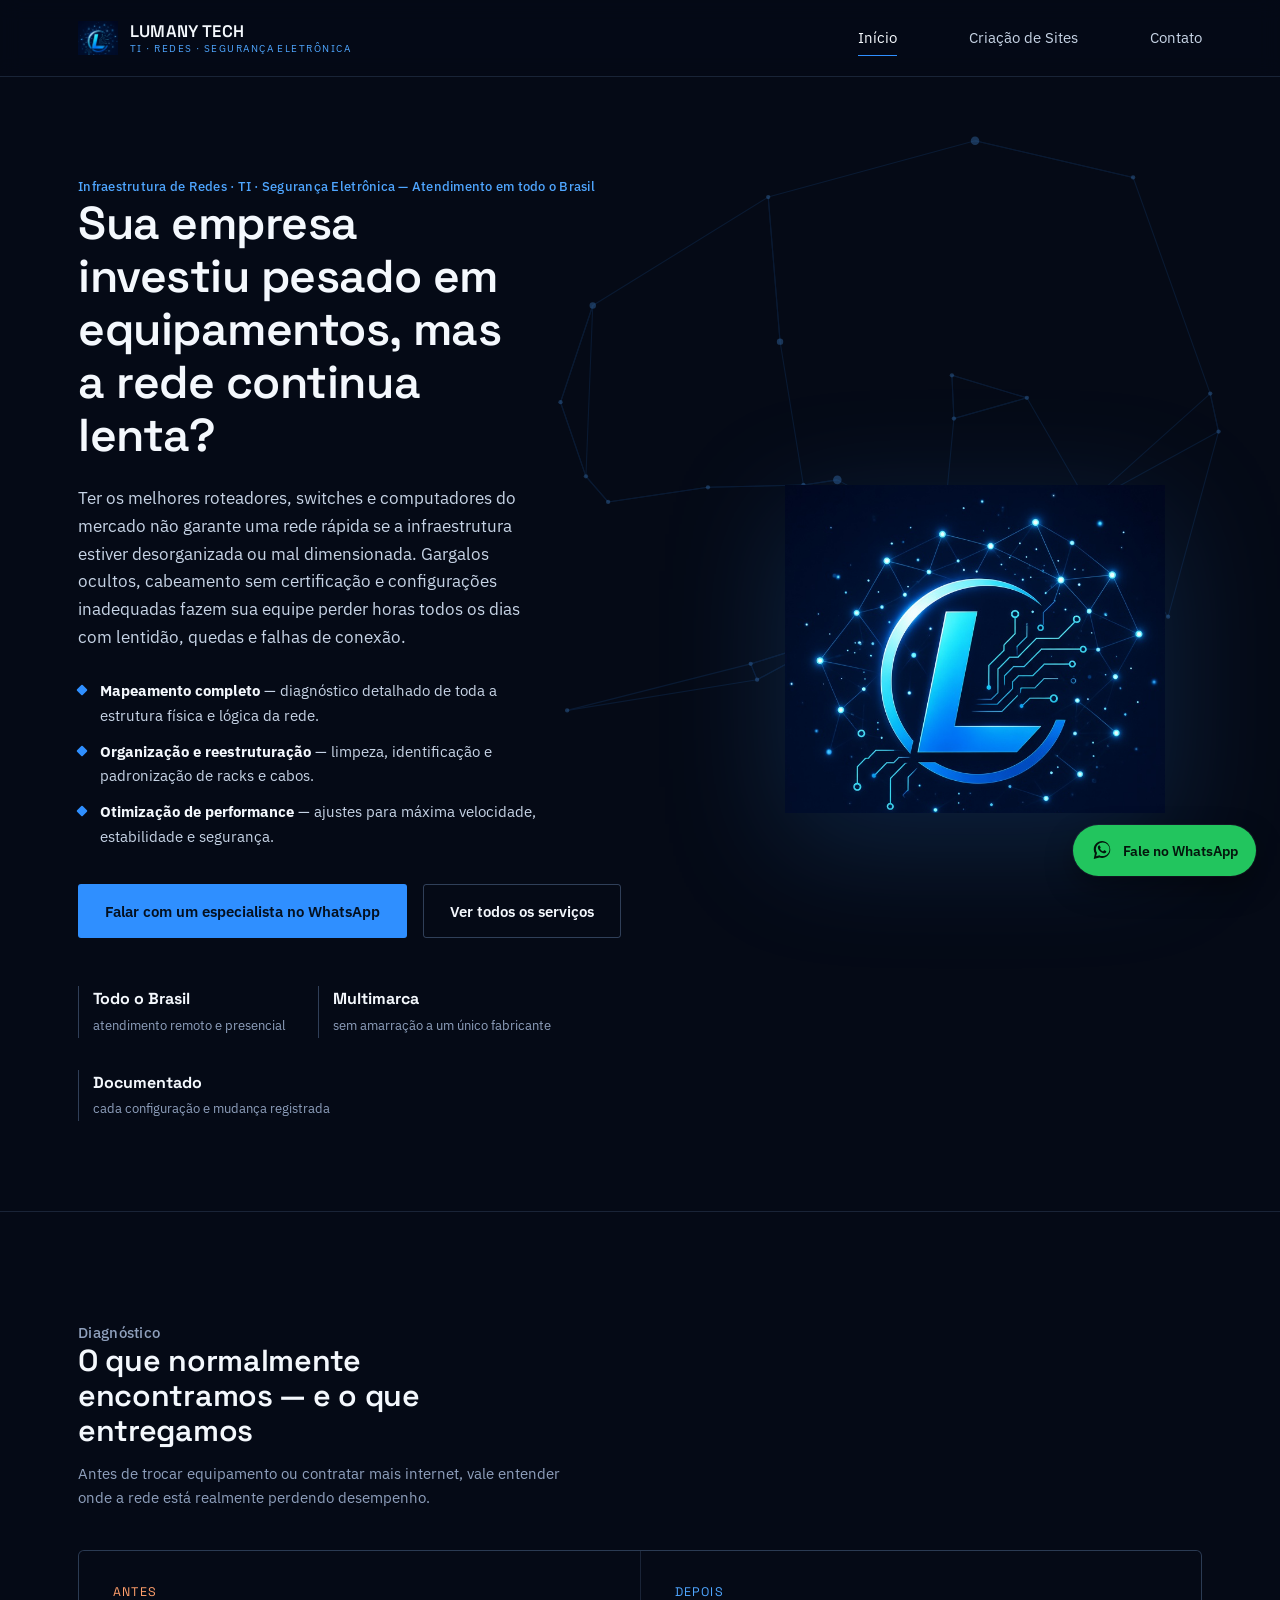
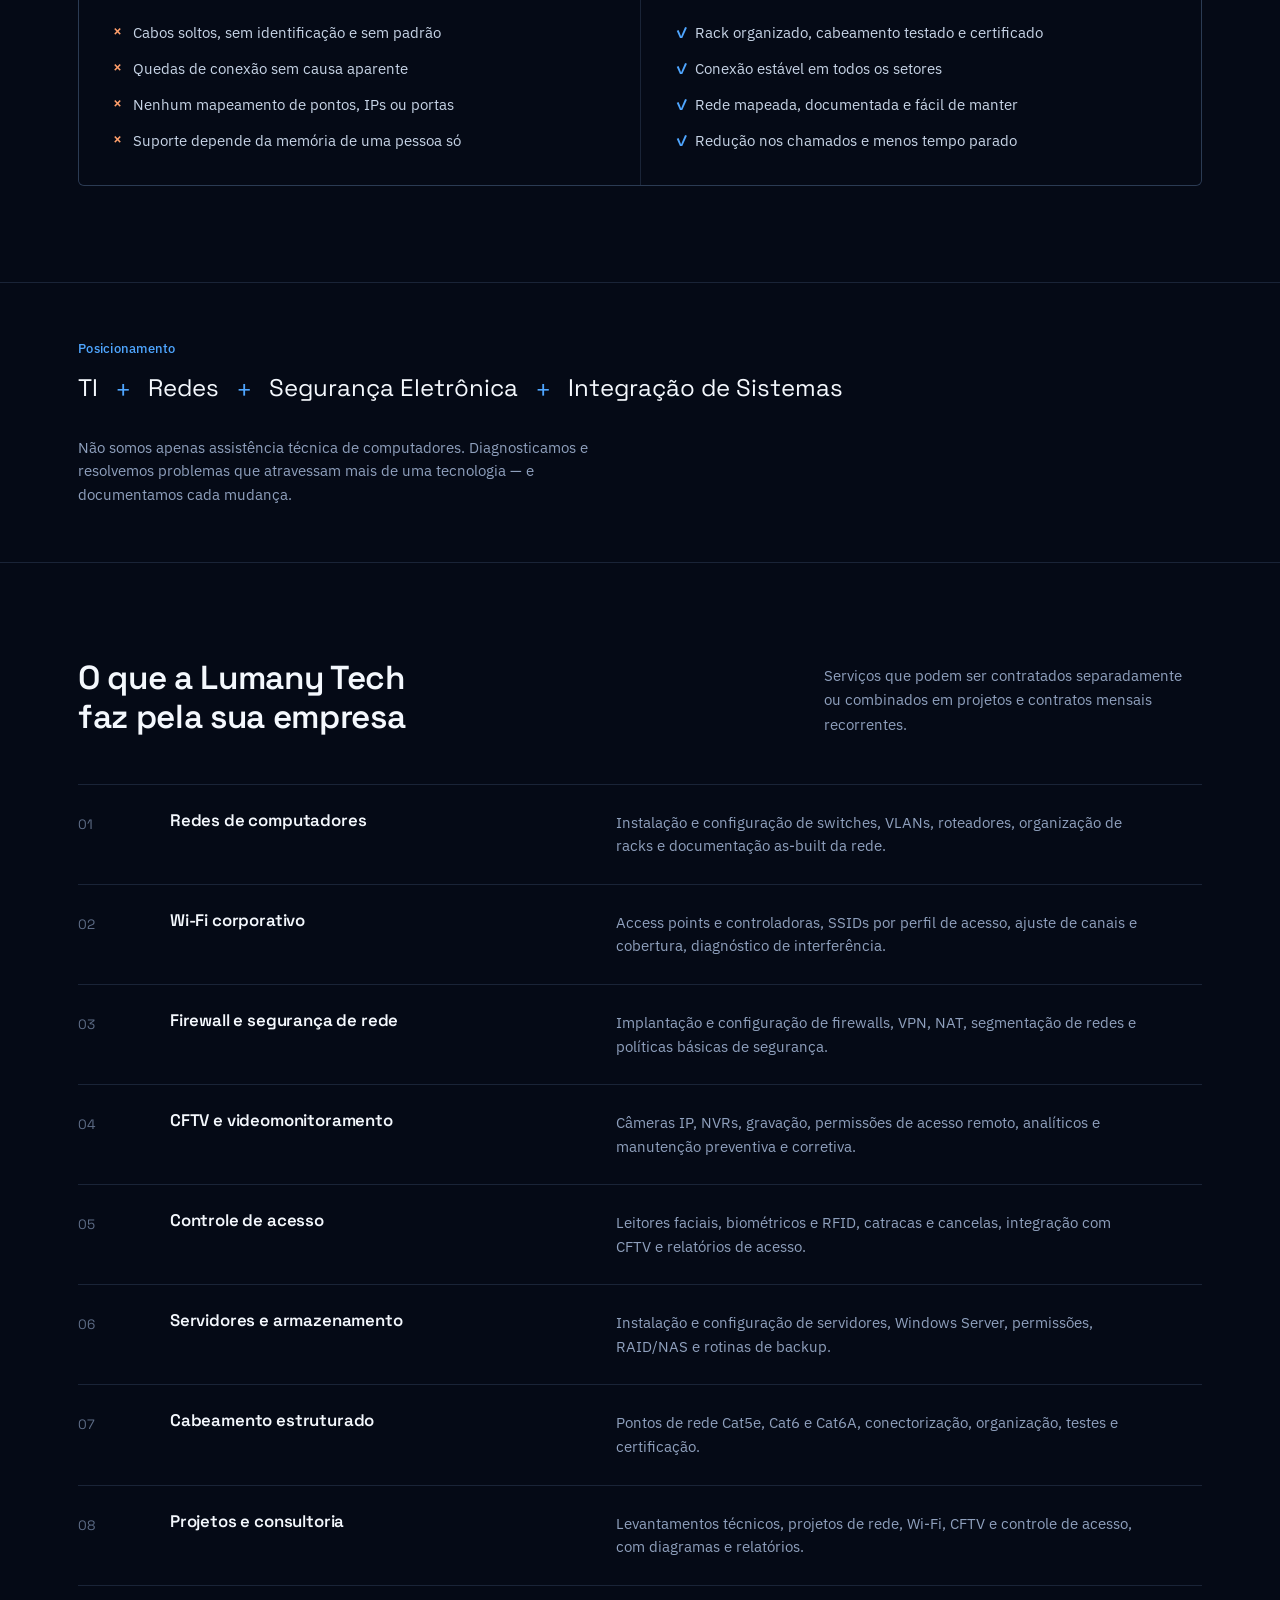
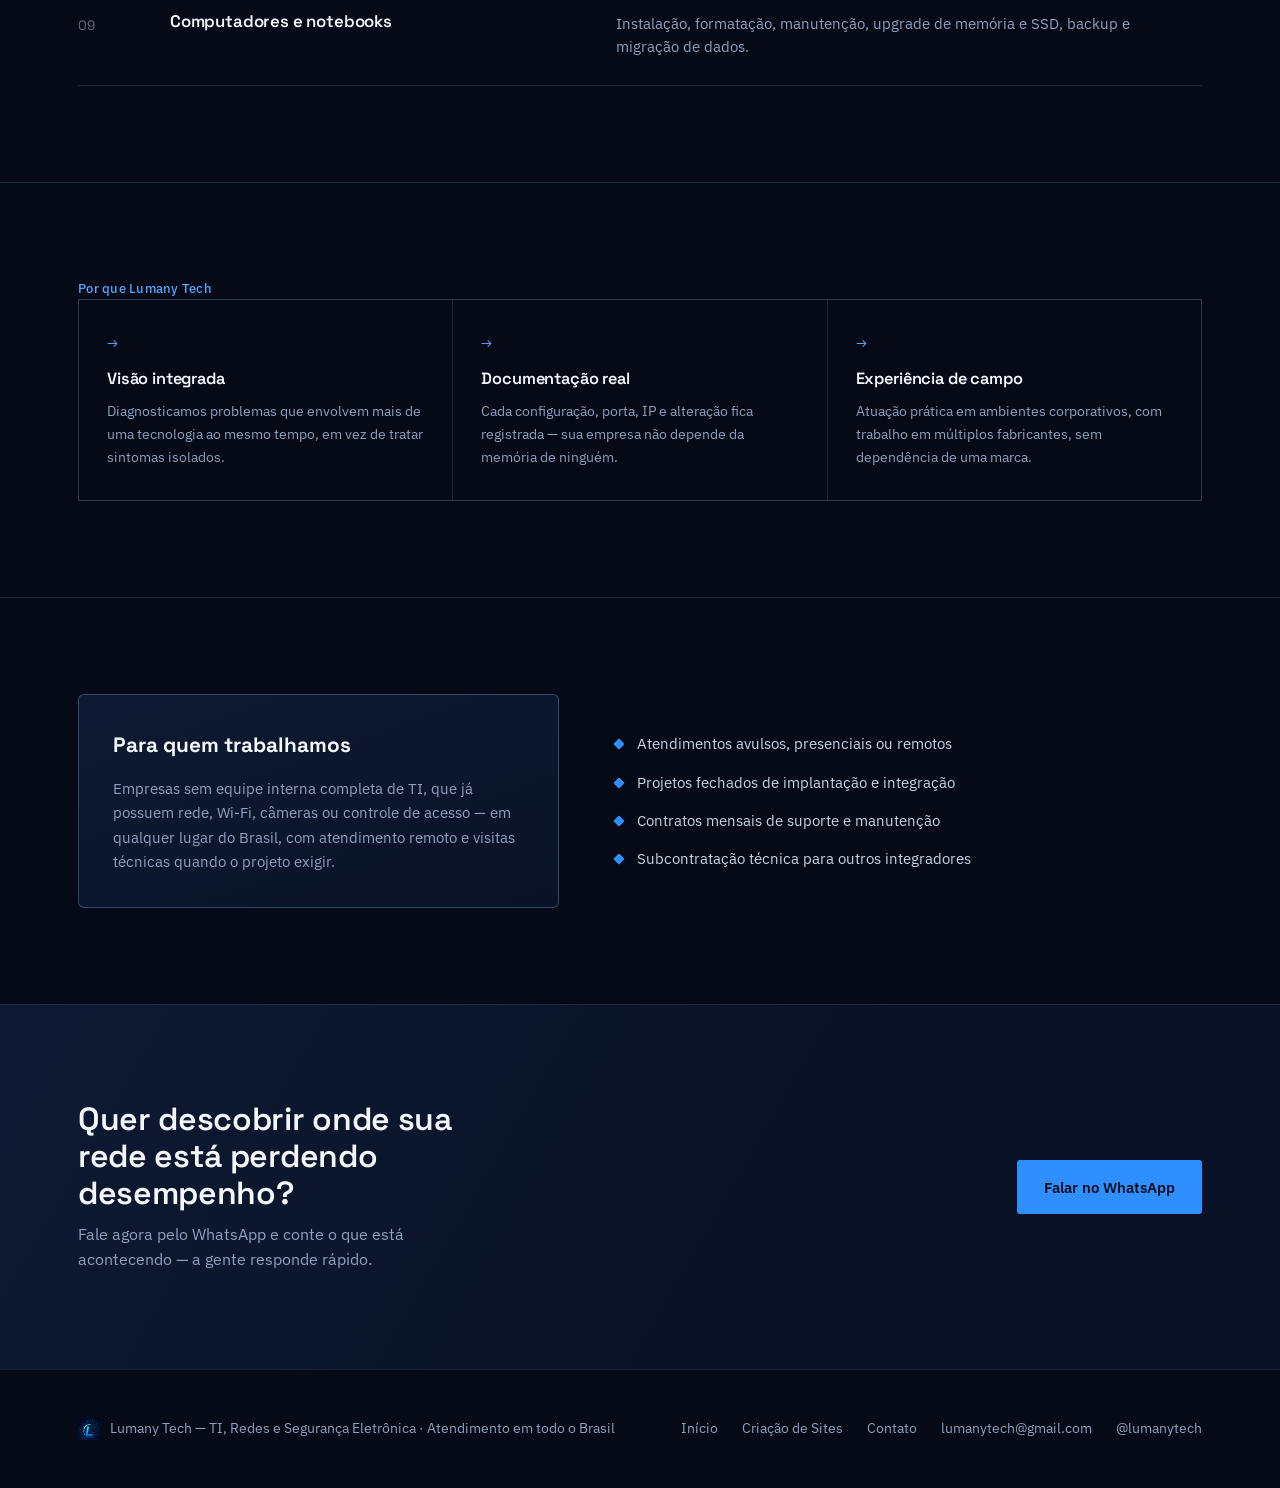
<file: index.html>
<!DOCTYPE html>
<html lang="pt-BR">
<head>
<meta charset="UTF-8">
<meta name="viewport" content="width=device-width, initial-scale=1.0">
<title>Lumany Tech — Infraestrutura de Redes, TI e Segurança Eletrônica</title>
<meta name="description" content="Rede lenta, instável ou mal organizada? A Lumany Tech mapeia, organiza e otimiza a infraestrutura de rede da sua empresa, além de TI, firewall, CFTV, controle de acesso e criação de sites e sistemas, em todo o Brasil.">
<link rel="icon" type="image/png" href="assets/favicon.png">
<link rel="preconnect" href="https://fonts.googleapis.com">
<link rel="preconnect" href="https://fonts.gstatic.com" crossorigin>
<link href="https://fonts.googleapis.com/css2?family=Space+Grotesk:wght@500;600;700&family=IBM+Plex+Sans:wght@400;500;600&display=swap" rel="stylesheet">
<link rel="stylesheet" href="css/style.css">
</head>
<body>

<header class="site-header">
  <div class="wrap">
    <a href="index.html" class="brand">
      <img src="assets/logo-mark.png" alt="Lumany Tech">
      <span class="brand-name">LUMANY TECH<span>TI · REDES · SEGURANÇA ELETRÔNICA</span></span>
    </a>
    <nav class="main-nav">
      <a href="index.html" data-page="index.html">Início</a>
      <a href="sites-sistemas.html" data-page="sites-sistemas.html">Criação de Sites</a>
      <a href="contato.html" data-page="contato.html">Contato</a>
    </nav>
  </div>
</header>

<main>

  <section class="hero">
    <svg class="circuit-bg" viewBox="0 0 1200 700" xmlns="http://www.w3.org/2000/svg" preserveAspectRatio="xMaxYMid slice" aria-hidden="true"><g stroke="#2f8fff" stroke-width="1" opacity="0.22"><line x1="720.2" y1="112.6" x2="731.3" y2="248.1" /><line x1="720.2" y1="112.6" x2="555.7" y2="214.2" /><line x1="549.3" y1="374.4" x2="570.1" y2="398.4" /><line x1="549.3" y1="374.4" x2="525.5" y2="304.9" /><line x1="896.3" y1="628.6" x2="816.6" y2="637.9" /><line x1="896.3" y1="628.6" x2="784.3" y2="524.9" /><line x1="525.5" y1="304.9" x2="549.3" y2="374.4" /><line x1="525.5" y1="304.9" x2="555.7" y2="214.2" /><line x1="663.7" y1="384.7" x2="753.2" y2="382.5" /><line x1="663.7" y1="384.7" x2="570.1" y2="398.4" /><line x1="1062.3" y1="94.2" x2="914.1" y2="59.8" /><line x1="1062.3" y1="94.2" x2="1134.6" y2="296.8" /><line x1="928.8" y1="406.4" x2="883.8" y2="430.9" /><line x1="928.8" y1="406.4" x2="1019.9" y2="399.7" /><line x1="892.4" y1="279.7" x2="894.3" y2="320.2" /><line x1="892.4" y1="279.7" x2="962.7" y2="300.8" /><line x1="531.7" y1="593.8" x2="703.8" y2="550.2" /><line x1="531.7" y1="593.8" x2="709.8" y2="565.0" /><line x1="785.0" y1="377.7" x2="753.2" y2="382.5" /><line x1="785.0" y1="377.7" x2="883.8" y2="430.9" /><line x1="709.8" y1="565.0" x2="703.8" y2="550.2" /><line x1="709.8" y1="565.0" x2="784.3" y2="524.9" /><line x1="570.1" y1="398.4" x2="549.3" y2="374.4" /><line x1="570.1" y1="398.4" x2="663.7" y2="384.7" /><line x1="753.2" y1="382.5" x2="785.0" y2="377.7" /><line x1="753.2" y1="382.5" x2="663.7" y2="384.7" /><line x1="883.8" y1="430.9" x2="928.8" y2="406.4" /><line x1="883.8" y1="430.9" x2="894.3" y2="320.2" /><line x1="962.7" y1="300.8" x2="894.3" y2="320.2" /><line x1="962.7" y1="300.8" x2="892.4" y2="279.7" /><line x1="816.6" y1="637.9" x2="896.3" y2="628.6" /><line x1="816.6" y1="637.9" x2="784.3" y2="524.9" /><line x1="703.8" y1="550.2" x2="709.8" y2="565.0" /><line x1="703.8" y1="550.2" x2="784.3" y2="524.9" /><line x1="555.7" y1="214.2" x2="525.5" y2="304.9" /><line x1="555.7" y1="214.2" x2="549.3" y2="374.4" /><line x1="1095.1" y1="506.0" x2="1019.9" y2="399.7" /><line x1="1095.1" y1="506.0" x2="1142.4" y2="332.4" /><line x1="914.1" y1="59.8" x2="1062.3" y2="94.2" /><line x1="914.1" y1="59.8" x2="720.2" y2="112.6" /><line x1="784.3" y1="524.9" x2="703.8" y2="550.2" /><line x1="784.3" y1="524.9" x2="709.8" y2="565.0" /><line x1="1134.6" y1="296.8" x2="1142.4" y2="332.4" /><line x1="1134.6" y1="296.8" x2="1019.9" y2="399.7" /><line x1="1019.9" y1="399.7" x2="928.8" y2="406.4" /><line x1="1019.9" y1="399.7" x2="962.7" y2="300.8" /><line x1="731.3" y1="248.1" x2="720.2" y2="112.6" /><line x1="731.3" y1="248.1" x2="753.2" y2="382.5" /><line x1="894.3" y1="320.2" x2="892.4" y2="279.7" /><line x1="894.3" y1="320.2" x2="962.7" y2="300.8" /><line x1="1142.4" y1="332.4" x2="1134.6" y2="296.8" /><line x1="1142.4" y1="332.4" x2="1019.9" y2="399.7" /></g><g fill="#4fa6ff"><circle cx="720.2" cy="112.6" r="2" opacity="0.5" /><circle cx="549.3" cy="374.4" r="2" opacity="0.5" /><circle cx="896.3" cy="628.6" r="2" opacity="0.5" /><circle cx="525.5" cy="304.9" r="2" opacity="0.5" /><circle cx="663.7" cy="384.7" r="2" opacity="0.5" /><circle cx="1062.3" cy="94.2" r="2" opacity="0.5" /><circle cx="928.8" cy="406.4" r="2" opacity="0.5" /><circle cx="892.4" cy="279.7" r="2" opacity="0.5" /><circle cx="531.7" cy="593.8" r="2" opacity="0.5" /><circle cx="785.0" cy="377.7" r="4" opacity="0.5" /><circle cx="709.8" cy="565.0" r="2" opacity="0.5" /><circle cx="570.1" cy="398.4" r="2" opacity="0.5" /><circle cx="753.2" cy="382.5" r="2" opacity="0.5" /><circle cx="883.8" cy="430.9" r="3" opacity="0.5" /><circle cx="962.7" cy="300.8" r="2" opacity="0.5" /><circle cx="816.6" cy="637.9" r="2" opacity="0.5" /><circle cx="703.8" cy="550.2" r="2" opacity="0.5" /><circle cx="555.7" cy="214.2" r="3" opacity="0.5" /><circle cx="1095.1" cy="506.0" r="2" opacity="0.5" /><circle cx="914.1" cy="59.8" r="4" opacity="0.5" /><circle cx="784.3" cy="524.9" r="2" opacity="0.5" /><circle cx="1134.6" cy="296.8" r="2" opacity="0.5" /><circle cx="1019.9" cy="399.7" r="2" opacity="0.5" /><circle cx="731.3" cy="248.1" r="3" opacity="0.5" /><circle cx="894.3" cy="320.2" r="2" opacity="0.5" /><circle cx="1142.4" cy="332.4" r="2" opacity="0.5" /></g></svg>

    <div class="wrap">
      <div class="hero-copy">
        <p class="eyebrow">Infraestrutura de Redes · TI · Segurança Eletrônica — Atendimento em todo o Brasil</p>
        <h1>Sua empresa investiu pesado em equipamentos, mas a rede continua lenta?</h1>
        <p class="hero-lede">Ter os melhores roteadores, switches e computadores do mercado não garante uma rede rápida se a infraestrutura estiver desorganizada ou mal dimensionada. Gargalos ocultos, cabeamento sem certificação e configurações inadequadas fazem sua equipe perder horas todos os dias com lentidão, quedas e falhas de conexão.</p>
        <ul class="fix-list">
          <li><strong>Mapeamento completo</strong> — diagnóstico detalhado de toda a estrutura física e lógica da rede.</li>
          <li><strong>Organização e reestruturação</strong> — limpeza, identificação e padronização de racks e cabos.</li>
          <li><strong>Otimização de performance</strong> — ajustes para máxima velocidade, estabilidade e segurança.</li>
        </ul>
        <div class="hero-actions">
          <a class="btn btn-primary" href="https://wa.me/5561996032088" target="_blank" rel="noopener">Falar com um especialista no WhatsApp</a>
          <a class="btn btn-ghost" href="#servicos">Ver todos os serviços</a>
        </div>
        <div class="hero-meta">
          <div>
            <strong>Todo o Brasil</strong>
            <span>atendimento remoto e presencial</span>
          </div>
          <div>
            <strong>Multimarca</strong>
            <span>sem amarração a um único fabricante</span>
          </div>
          <div>
            <strong>Documentado</strong>
            <span>cada configuração e mudança registrada</span>
          </div>
        </div>
      </div>
      <div class="hero-art">
        <img src="assets/logo-mark.png" alt="Símbolo Lumany Tech">
      </div>
    </div>
  </section>

  <section>
    <div class="wrap">
      <div class="impact-head" data-reveal>
        <p class="eyebrow">Diagnóstico</p>
        <h2>O que normalmente encontramos — e o que entregamos</h2>
        <p>Antes de trocar equipamento ou contratar mais internet, vale entender onde a rede está realmente perdendo desempenho.</p>
      </div>
      <div class="impact-grid">
        <div class="impact-card is-before" data-reveal>
          <span class="impact-tag">Antes</span>
          <ul>
            <li>Cabos soltos, sem identificação e sem padrão</li>
            <li>Quedas de conexão sem causa aparente</li>
            <li>Nenhum mapeamento de pontos, IPs ou portas</li>
            <li>Suporte depende da memória de uma pessoa só</li>
          </ul>
        </div>
        <div class="impact-card is-after" data-reveal>
          <span class="impact-tag">Depois</span>
          <ul>
            <li>Rack organizado, cabeamento testado e certificado</li>
            <li>Conexão estável em todos os setores</li>
            <li>Rede mapeada, documentada e fácil de manter</li>
            <li>Redução nos chamados e menos tempo parado</li>
          </ul>
        </div>
      </div>
    </div>
  </section>

  <section class="chain">
    <div class="wrap">
      <p class="eyebrow">Posicionamento</p>
      <div class="chain-row">
        <span class="chain-item">TI</span><span class="chain-plus">+</span>
        <span class="chain-item">Redes</span><span class="chain-plus">+</span>
        <span class="chain-item">Segurança Eletrônica</span><span class="chain-plus">+</span>
        <span class="chain-item">Integração de Sistemas</span>
      </div>
      <p class="chain-caption">Não somos apenas assistência técnica de computadores. Diagnosticamos e resolvemos problemas que atravessam mais de uma tecnologia — e documentamos cada mudança.</p>
    </div>
  </section>

  <section id="servicos">
    <div class="wrap">
      <div class="services-head" data-reveal>
        <h2>O que a Lumany Tech faz pela sua empresa</h2>
        <p>Serviços que podem ser contratados separadamente ou combinados em projetos e contratos mensais recorrentes.</p>
      </div>

      <div class="service-list">
        <div class="service-row" data-reveal>
          <span class="service-num">01</span>
          <h3>Redes de computadores</h3>
          <p>Instalação e configuração de switches, VLANs, roteadores, organização de racks e documentação as-built da rede.</p>
        </div>
        <div class="service-row" data-reveal>
          <span class="service-num">02</span>
          <h3>Wi-Fi corporativo</h3>
          <p>Access points e controladoras, SSIDs por perfil de acesso, ajuste de canais e cobertura, diagnóstico de interferência.</p>
        </div>
        <div class="service-row" data-reveal>
          <span class="service-num">03</span>
          <h3>Firewall e segurança de rede</h3>
          <p>Implantação e configuração de firewalls, VPN, NAT, segmentação de redes e políticas básicas de segurança.</p>
        </div>
        <div class="service-row" data-reveal>
          <span class="service-num">04</span>
          <h3>CFTV e videomonitoramento</h3>
          <p>Câmeras IP, NVRs, gravação, permissões de acesso remoto, analíticos e manutenção preventiva e corretiva.</p>
        </div>
        <div class="service-row" data-reveal>
          <span class="service-num">05</span>
          <h3>Controle de acesso</h3>
          <p>Leitores faciais, biométricos e RFID, catracas e cancelas, integração com CFTV e relatórios de acesso.</p>
        </div>
        <div class="service-row" data-reveal>
          <span class="service-num">06</span>
          <h3>Servidores e armazenamento</h3>
          <p>Instalação e configuração de servidores, Windows Server, permissões, RAID/NAS e rotinas de backup.</p>
        </div>
        <div class="service-row" data-reveal>
          <span class="service-num">07</span>
          <h3>Cabeamento estruturado</h3>
          <p>Pontos de rede Cat5e, Cat6 e Cat6A, conectorização, organização, testes e certificação.</p>
        </div>
        <div class="service-row" data-reveal>
          <span class="service-num">08</span>
          <h3>Projetos e consultoria</h3>
          <p>Levantamentos técnicos, projetos de rede, Wi-Fi, CFTV e controle de acesso, com diagramas e relatórios.</p>
        </div>
        <div class="service-row" data-reveal>
          <span class="service-num">09</span>
          <h3>Computadores e notebooks</h3>
          <p>Instalação, formatação, manutenção, upgrade de memória e SSD, backup e migração de dados.</p>
        </div>
      </div>
    </div>
  </section>

  <section>
    <div class="wrap">
      <p class="eyebrow">Por que Lumany Tech</p>
      <div class="value-grid">
        <div class="value-card" data-reveal>
          <span class="mark">→</span>
          <h3>Visão integrada</h3>
          <p>Diagnosticamos problemas que envolvem mais de uma tecnologia ao mesmo tempo, em vez de tratar sintomas isolados.</p>
        </div>
        <div class="value-card" data-reveal>
          <span class="mark">→</span>
          <h3>Documentação real</h3>
          <p>Cada configuração, porta, IP e alteração fica registrada — sua empresa não depende da memória de ninguém.</p>
        </div>
        <div class="value-card" data-reveal>
          <span class="mark">→</span>
          <h3>Experiência de campo</h3>
          <p>Atuação prática em ambientes corporativos, com trabalho em múltiplos fabricantes, sem dependência de uma marca.</p>
        </div>
      </div>
    </div>
  </section>

  <section>
    <div class="wrap audience">
      <div class="audience-card" data-reveal>
        <strong>Para quem trabalhamos</strong>
        <p>Empresas sem equipe interna completa de TI, que já possuem rede, Wi-Fi, câmeras ou controle de acesso — em qualquer lugar do Brasil, com atendimento remoto e visitas técnicas quando o projeto exigir.</p>
      </div>
      <ul class="audience-list" data-reveal>
        <li>Atendimentos avulsos, presenciais ou remotos</li>
        <li>Projetos fechados de implantação e integração</li>
        <li>Contratos mensais de suporte e manutenção</li>
        <li>Subcontratação técnica para outros integradores</li>
      </ul>
    </div>
  </section>

  <section class="cta-band">
    <div class="wrap">
      <div>
        <h2>Quer descobrir onde sua rede está perdendo desempenho?</h2>
        <p>Fale agora pelo WhatsApp e conte o que está acontecendo — a gente responde rápido.</p>
      </div>
      <a class="btn btn-primary" href="https://wa.me/5561996032088" target="_blank" rel="noopener">Falar no WhatsApp</a>
    </div>
  </section>

</main>

<footer class="site-footer">
  <div class="wrap">
    <div class="foot-brand">
      <img src="assets/logo-mark.png" alt="Lumany Tech">
      <span>Lumany Tech — TI, Redes e Segurança Eletrônica · Atendimento em todo o Brasil</span>
    </div>
    <div class="foot-links">
      <a href="index.html">Início</a>
      <a href="sites-sistemas.html">Criação de Sites</a>
      <a href="contato.html">Contato</a>
      <a href="mailto:lumanytech@gmail.com">lumanytech@gmail.com</a>
      <a href="https://instagram.com/lumanytech" target="_blank" rel="noopener">@lumanytech</a>
    </div>
  </div>
</footer>

<a class="wa-float" href="https://wa.me/5561996032088" target="_blank" rel="noopener" aria-label="Falar no WhatsApp">
  <svg viewBox="0 0 32 32" fill="currentColor" aria-hidden="true"><path d="M16.02 3C9.4 3 4 8.37 4 14.98c0 2.2.59 4.26 1.62 6.04L4 29l8.2-2.15a11.9 11.9 0 0 0 3.82.62h.01C22.65 27.47 28 22.1 28 15.5S22.65 3 16.02 3Zm0 21.85c-1.21 0-2.4-.32-3.44-.94l-.25-.15-4.87 1.28 1.3-4.75-.16-.24a9.8 9.8 0 0 1-1.5-5.17c0-5.44 4.44-9.87 9.92-9.87 2.65 0 5.13 1.04 7 2.9a9.8 9.8 0 0 1 2.9 6.97c0 5.44-4.45 9.97-9.9 9.97Zm5.44-7.4c-.3-.15-1.76-.87-2.03-.97-.27-.1-.47-.15-.67.15-.2.3-.77.97-.94 1.17-.17.2-.35.22-.65.07-.3-.15-1.25-.46-2.38-1.47-.88-.78-1.47-1.75-1.65-2.05-.17-.3-.02-.46.13-.61.13-.13.3-.35.45-.52.15-.17.2-.3.3-.5.1-.2.05-.37-.02-.52-.07-.15-.67-1.6-.92-2.2-.24-.58-.49-.5-.67-.5-.17-.01-.37-.01-.57-.01s-.52.07-.8.37c-.27.3-1.05 1.02-1.05 2.5s1.08 2.9 1.23 3.1c.15.2 2.12 3.23 5.13 4.53.72.31 1.28.5 1.72.64.72.23 1.38.2 1.9.12.58-.09 1.76-.72 2.01-1.41.25-.7.25-1.29.17-1.41-.07-.13-.27-.2-.57-.35Z"/></svg>
  <span class="wa-text">Fale no WhatsApp</span>
</a>

<script src="js/script.js"></script>
</body>
</html>
</file>
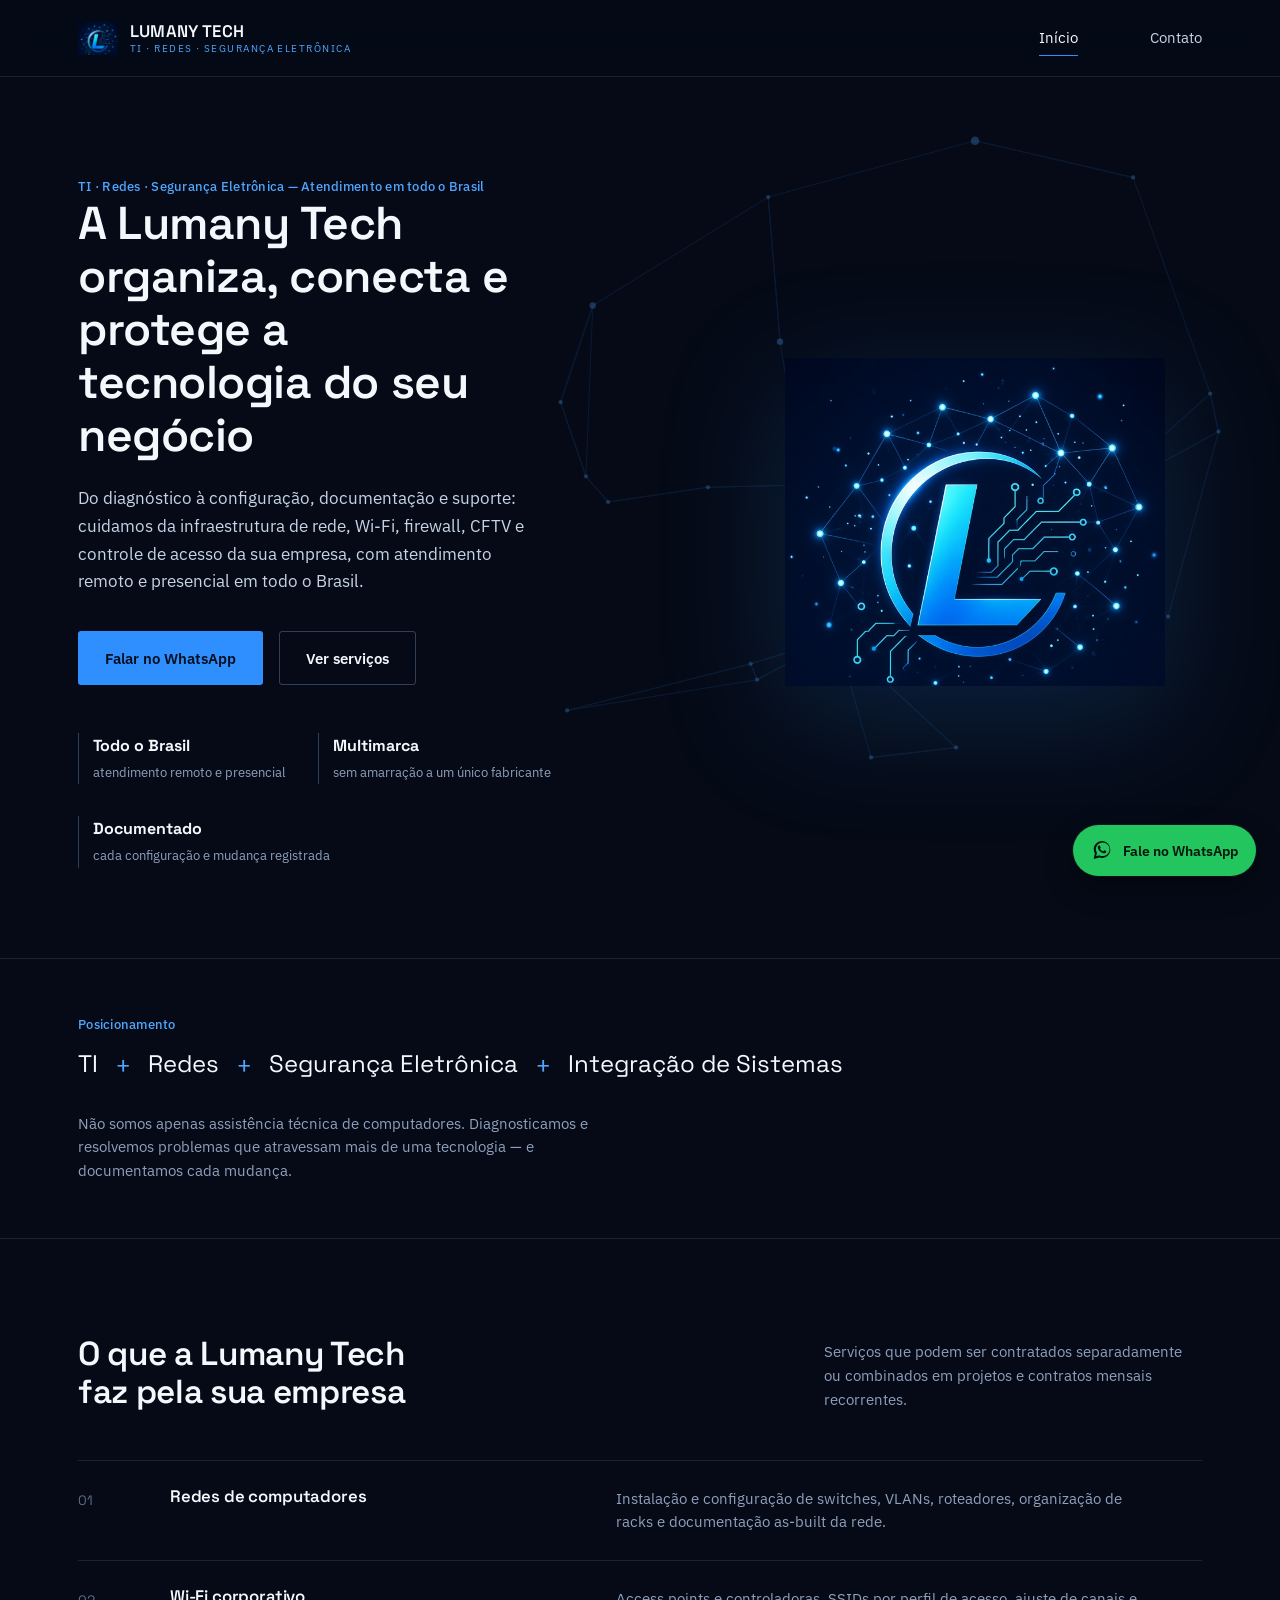
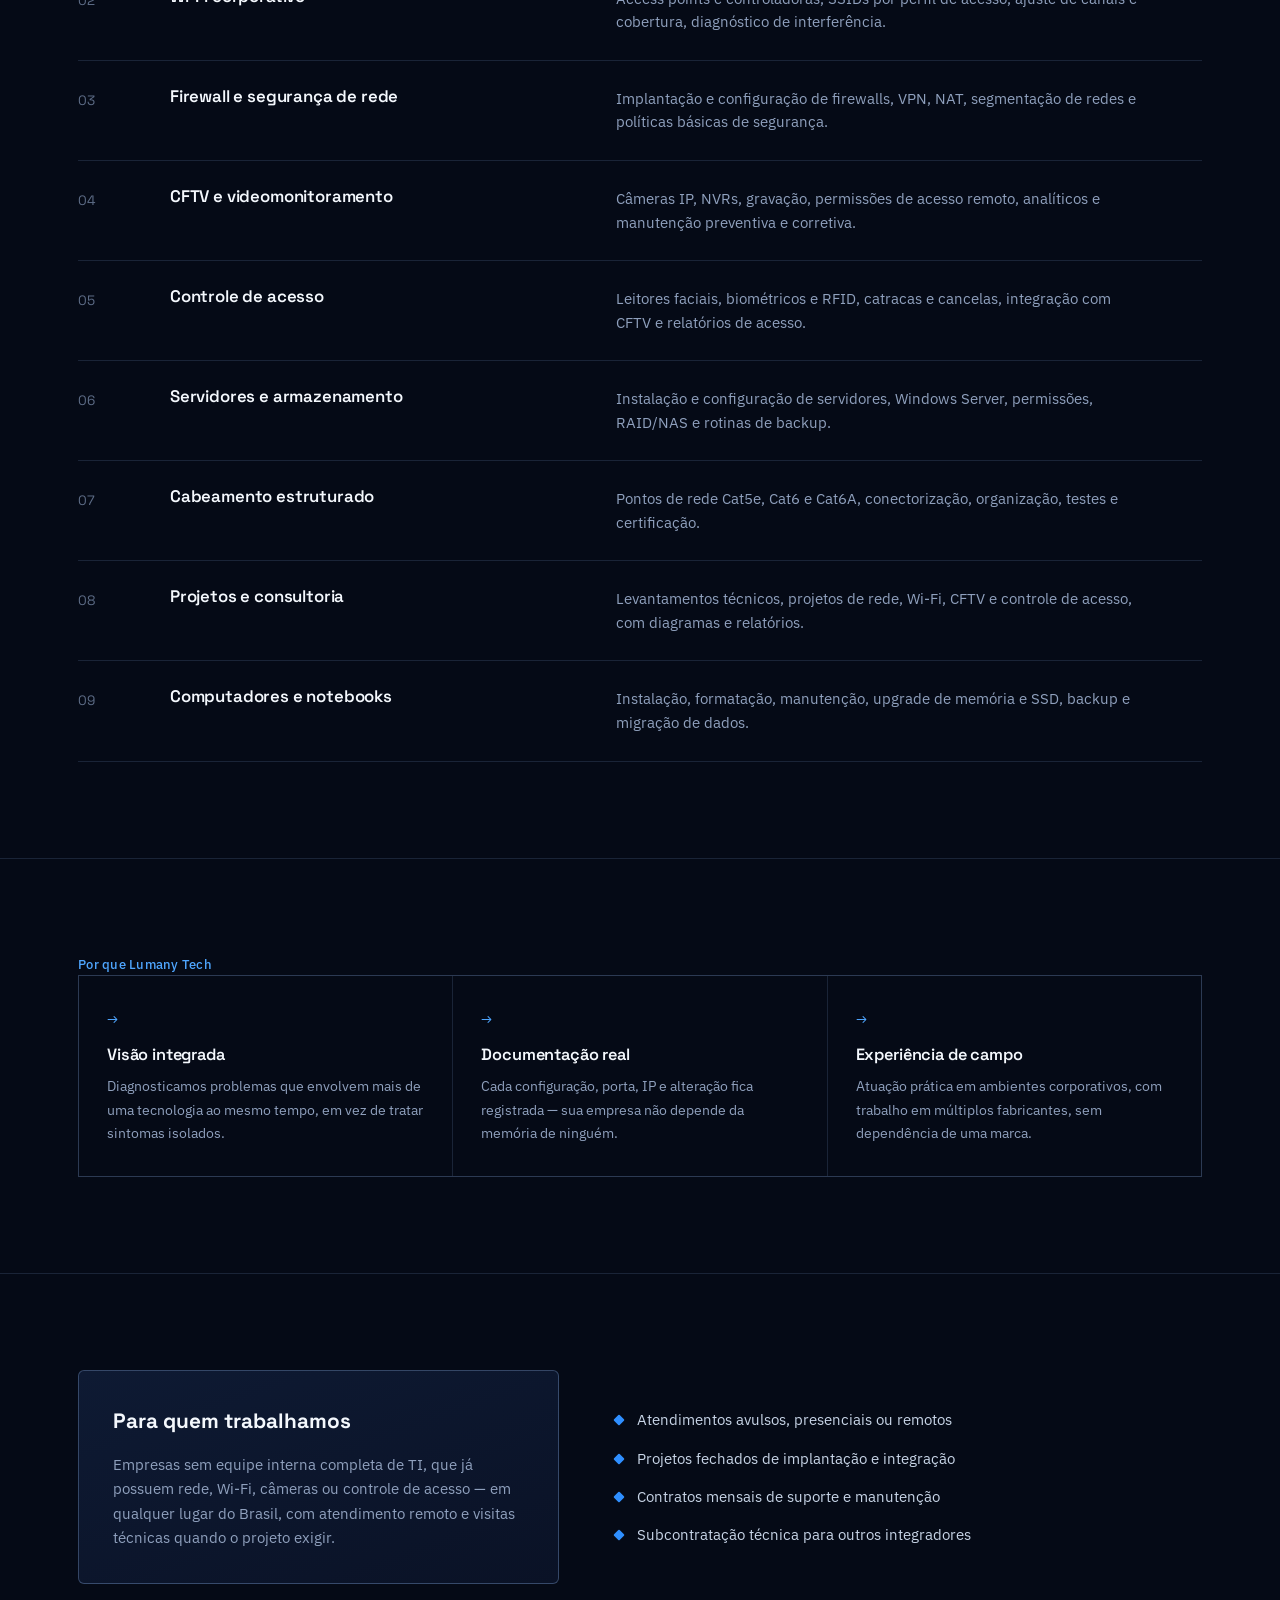
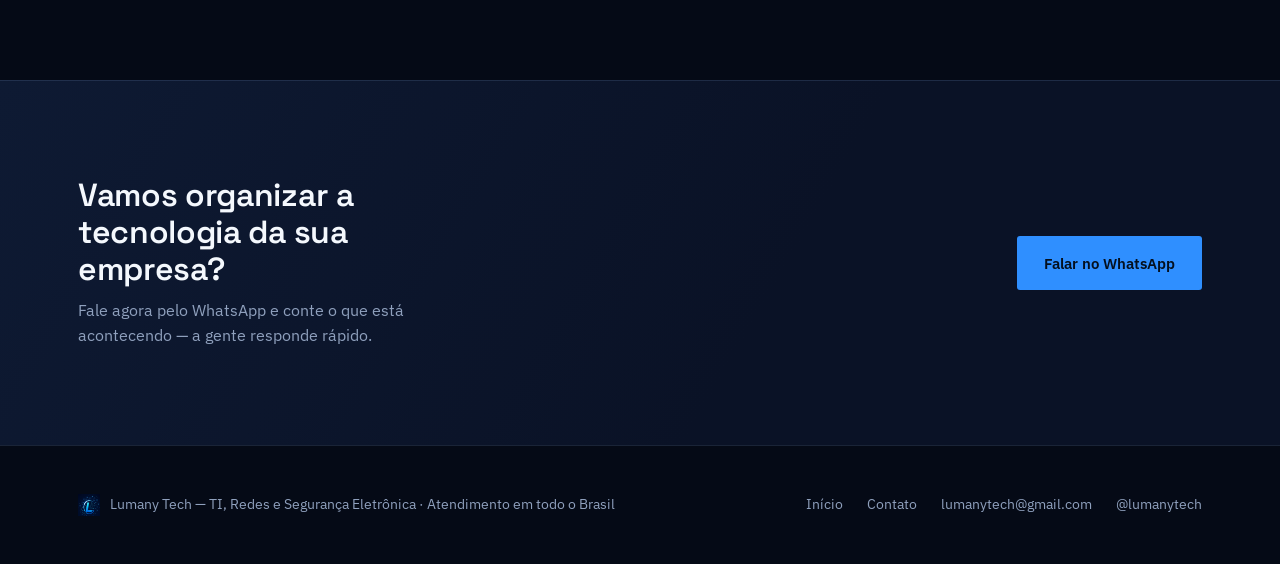
<file: old/index.html>
<!DOCTYPE html>
<html lang="pt-BR">
<head>
<meta charset="UTF-8">
<meta name="viewport" content="width=device-width, initial-scale=1.0">
<title>Lumany Tech — TI, Redes e Segurança Eletrônica</title>
<meta name="description" content="A Lumany Tech organiza, conecta e protege a tecnologia do seu negócio: redes, Wi-Fi corporativo, firewall, CFTV, controle de acesso e suporte técnico em todo o Brasil.">
<link rel="icon" type="image/png" href="assets/favicon.png">
<link rel="preconnect" href="https://fonts.googleapis.com">
<link rel="preconnect" href="https://fonts.gstatic.com" crossorigin>
<link href="https://fonts.googleapis.com/css2?family=Space+Grotesk:wght@500;600;700&family=IBM+Plex+Sans:wght@400;500;600&display=swap" rel="stylesheet">
<link rel="stylesheet" href="css/style.css">
</head>
<body>

<header class="site-header">
  <div class="wrap">
    <a href="index.html" class="brand">
      <img src="assets/logo-mark.png" alt="Lumany Tech">
      <span class="brand-name">LUMANY TECH<span>TI · REDES · SEGURANÇA ELETRÔNICA</span></span>
    </a>
    <nav class="main-nav">
      <a href="index.html" data-page="index.html">Início</a>
      <a href="contato.html" data-page="contato.html">Contato</a>
    </nav>
  </div>
</header>

<main>

  <section class="hero">
    <svg class="circuit-bg" viewBox="0 0 1200 700" xmlns="http://www.w3.org/2000/svg" preserveAspectRatio="xMaxYMid slice" aria-hidden="true"><g stroke="#2f8fff" stroke-width="1" opacity="0.22"><line x1="720.2" y1="112.6" x2="731.3" y2="248.1" /><line x1="720.2" y1="112.6" x2="555.7" y2="214.2" /><line x1="549.3" y1="374.4" x2="570.1" y2="398.4" /><line x1="549.3" y1="374.4" x2="525.5" y2="304.9" /><line x1="896.3" y1="628.6" x2="816.6" y2="637.9" /><line x1="896.3" y1="628.6" x2="784.3" y2="524.9" /><line x1="525.5" y1="304.9" x2="549.3" y2="374.4" /><line x1="525.5" y1="304.9" x2="555.7" y2="214.2" /><line x1="663.7" y1="384.7" x2="753.2" y2="382.5" /><line x1="663.7" y1="384.7" x2="570.1" y2="398.4" /><line x1="1062.3" y1="94.2" x2="914.1" y2="59.8" /><line x1="1062.3" y1="94.2" x2="1134.6" y2="296.8" /><line x1="928.8" y1="406.4" x2="883.8" y2="430.9" /><line x1="928.8" y1="406.4" x2="1019.9" y2="399.7" /><line x1="892.4" y1="279.7" x2="894.3" y2="320.2" /><line x1="892.4" y1="279.7" x2="962.7" y2="300.8" /><line x1="531.7" y1="593.8" x2="703.8" y2="550.2" /><line x1="531.7" y1="593.8" x2="709.8" y2="565.0" /><line x1="785.0" y1="377.7" x2="753.2" y2="382.5" /><line x1="785.0" y1="377.7" x2="883.8" y2="430.9" /><line x1="709.8" y1="565.0" x2="703.8" y2="550.2" /><line x1="709.8" y1="565.0" x2="784.3" y2="524.9" /><line x1="570.1" y1="398.4" x2="549.3" y2="374.4" /><line x1="570.1" y1="398.4" x2="663.7" y2="384.7" /><line x1="753.2" y1="382.5" x2="785.0" y2="377.7" /><line x1="753.2" y1="382.5" x2="663.7" y2="384.7" /><line x1="883.8" y1="430.9" x2="928.8" y2="406.4" /><line x1="883.8" y1="430.9" x2="894.3" y2="320.2" /><line x1="962.7" y1="300.8" x2="894.3" y2="320.2" /><line x1="962.7" y1="300.8" x2="892.4" y2="279.7" /><line x1="816.6" y1="637.9" x2="896.3" y2="628.6" /><line x1="816.6" y1="637.9" x2="784.3" y2="524.9" /><line x1="703.8" y1="550.2" x2="709.8" y2="565.0" /><line x1="703.8" y1="550.2" x2="784.3" y2="524.9" /><line x1="555.7" y1="214.2" x2="525.5" y2="304.9" /><line x1="555.7" y1="214.2" x2="549.3" y2="374.4" /><line x1="1095.1" y1="506.0" x2="1019.9" y2="399.7" /><line x1="1095.1" y1="506.0" x2="1142.4" y2="332.4" /><line x1="914.1" y1="59.8" x2="1062.3" y2="94.2" /><line x1="914.1" y1="59.8" x2="720.2" y2="112.6" /><line x1="784.3" y1="524.9" x2="703.8" y2="550.2" /><line x1="784.3" y1="524.9" x2="709.8" y2="565.0" /><line x1="1134.6" y1="296.8" x2="1142.4" y2="332.4" /><line x1="1134.6" y1="296.8" x2="1019.9" y2="399.7" /><line x1="1019.9" y1="399.7" x2="928.8" y2="406.4" /><line x1="1019.9" y1="399.7" x2="962.7" y2="300.8" /><line x1="731.3" y1="248.1" x2="720.2" y2="112.6" /><line x1="731.3" y1="248.1" x2="753.2" y2="382.5" /><line x1="894.3" y1="320.2" x2="892.4" y2="279.7" /><line x1="894.3" y1="320.2" x2="962.7" y2="300.8" /><line x1="1142.4" y1="332.4" x2="1134.6" y2="296.8" /><line x1="1142.4" y1="332.4" x2="1019.9" y2="399.7" /></g><g fill="#4fa6ff"><circle cx="720.2" cy="112.6" r="2" opacity="0.5" /><circle cx="549.3" cy="374.4" r="2" opacity="0.5" /><circle cx="896.3" cy="628.6" r="2" opacity="0.5" /><circle cx="525.5" cy="304.9" r="2" opacity="0.5" /><circle cx="663.7" cy="384.7" r="2" opacity="0.5" /><circle cx="1062.3" cy="94.2" r="2" opacity="0.5" /><circle cx="928.8" cy="406.4" r="2" opacity="0.5" /><circle cx="892.4" cy="279.7" r="2" opacity="0.5" /><circle cx="531.7" cy="593.8" r="2" opacity="0.5" /><circle cx="785.0" cy="377.7" r="4" opacity="0.5" /><circle cx="709.8" cy="565.0" r="2" opacity="0.5" /><circle cx="570.1" cy="398.4" r="2" opacity="0.5" /><circle cx="753.2" cy="382.5" r="2" opacity="0.5" /><circle cx="883.8" cy="430.9" r="3" opacity="0.5" /><circle cx="962.7" cy="300.8" r="2" opacity="0.5" /><circle cx="816.6" cy="637.9" r="2" opacity="0.5" /><circle cx="703.8" cy="550.2" r="2" opacity="0.5" /><circle cx="555.7" cy="214.2" r="3" opacity="0.5" /><circle cx="1095.1" cy="506.0" r="2" opacity="0.5" /><circle cx="914.1" cy="59.8" r="4" opacity="0.5" /><circle cx="784.3" cy="524.9" r="2" opacity="0.5" /><circle cx="1134.6" cy="296.8" r="2" opacity="0.5" /><circle cx="1019.9" cy="399.7" r="2" opacity="0.5" /><circle cx="731.3" cy="248.1" r="3" opacity="0.5" /><circle cx="894.3" cy="320.2" r="2" opacity="0.5" /><circle cx="1142.4" cy="332.4" r="2" opacity="0.5" /></g></svg>

    <div class="wrap">
      <div class="hero-copy">
        <p class="eyebrow">TI · Redes · Segurança Eletrônica — Atendimento em todo o Brasil</p>
        <h1>A Lumany Tech organiza, conecta e protege a tecnologia do seu negócio</h1>
        <p class="hero-lede">Do diagnóstico à configuração, documentação e suporte: cuidamos da infraestrutura de rede, Wi-Fi, firewall, CFTV e controle de acesso da sua empresa, com atendimento remoto e presencial em todo o Brasil.</p>
        <div class="hero-actions">
          <a class="btn btn-primary" href="https://wa.me/5561996032088" target="_blank" rel="noopener">Falar no WhatsApp</a>
          <a class="btn btn-ghost" href="#servicos">Ver serviços</a>
        </div>
        <div class="hero-meta">
          <div>
            <strong>Todo o Brasil</strong>
            <span>atendimento remoto e presencial</span>
          </div>
          <div>
            <strong>Multimarca</strong>
            <span>sem amarração a um único fabricante</span>
          </div>
          <div>
            <strong>Documentado</strong>
            <span>cada configuração e mudança registrada</span>
          </div>
        </div>
      </div>
      <div class="hero-art">
        <img src="assets/logo-mark.png" alt="Símbolo Lumany Tech">
      </div>
    </div>
  </section>

  <section class="chain">
    <div class="wrap">
      <p class="eyebrow">Posicionamento</p>
      <div class="chain-row">
        <span class="chain-item">TI</span><span class="chain-plus">+</span>
        <span class="chain-item">Redes</span><span class="chain-plus">+</span>
        <span class="chain-item">Segurança Eletrônica</span><span class="chain-plus">+</span>
        <span class="chain-item">Integração de Sistemas</span>
      </div>
      <p class="chain-caption">Não somos apenas assistência técnica de computadores. Diagnosticamos e resolvemos problemas que atravessam mais de uma tecnologia — e documentamos cada mudança.</p>
    </div>
  </section>

  <section id="servicos">
    <div class="wrap">
      <div class="services-head">
        <h2>O que a Lumany Tech faz pela sua empresa</h2>
        <p>Serviços que podem ser contratados separadamente ou combinados em projetos e contratos mensais recorrentes.</p>
      </div>

      <div class="service-list">
        <div class="service-row">
          <span class="service-num">01</span>
          <h3>Redes de computadores</h3>
          <p>Instalação e configuração de switches, VLANs, roteadores, organização de racks e documentação as-built da rede.</p>
        </div>
        <div class="service-row">
          <span class="service-num">02</span>
          <h3>Wi-Fi corporativo</h3>
          <p>Access points e controladoras, SSIDs por perfil de acesso, ajuste de canais e cobertura, diagnóstico de interferência.</p>
        </div>
        <div class="service-row">
          <span class="service-num">03</span>
          <h3>Firewall e segurança de rede</h3>
          <p>Implantação e configuração de firewalls, VPN, NAT, segmentação de redes e políticas básicas de segurança.</p>
        </div>
        <div class="service-row">
          <span class="service-num">04</span>
          <h3>CFTV e videomonitoramento</h3>
          <p>Câmeras IP, NVRs, gravação, permissões de acesso remoto, analíticos e manutenção preventiva e corretiva.</p>
        </div>
        <div class="service-row">
          <span class="service-num">05</span>
          <h3>Controle de acesso</h3>
          <p>Leitores faciais, biométricos e RFID, catracas e cancelas, integração com CFTV e relatórios de acesso.</p>
        </div>
        <div class="service-row">
          <span class="service-num">06</span>
          <h3>Servidores e armazenamento</h3>
          <p>Instalação e configuração de servidores, Windows Server, permissões, RAID/NAS e rotinas de backup.</p>
        </div>
        <div class="service-row">
          <span class="service-num">07</span>
          <h3>Cabeamento estruturado</h3>
          <p>Pontos de rede Cat5e, Cat6 e Cat6A, conectorização, organização, testes e certificação.</p>
        </div>
        <div class="service-row">
          <span class="service-num">08</span>
          <h3>Projetos e consultoria</h3>
          <p>Levantamentos técnicos, projetos de rede, Wi-Fi, CFTV e controle de acesso, com diagramas e relatórios.</p>
        </div>
        <div class="service-row">
          <span class="service-num">09</span>
          <h3>Computadores e notebooks</h3>
          <p>Instalação, formatação, manutenção, upgrade de memória e SSD, backup e migração de dados.</p>
        </div>
      </div>
    </div>
  </section>

  <section>
    <div class="wrap">
      <p class="eyebrow">Por que Lumany Tech</p>
      <div class="value-grid">
        <div class="value-card">
          <span class="mark">→</span>
          <h3>Visão integrada</h3>
          <p>Diagnosticamos problemas que envolvem mais de uma tecnologia ao mesmo tempo, em vez de tratar sintomas isolados.</p>
        </div>
        <div class="value-card">
          <span class="mark">→</span>
          <h3>Documentação real</h3>
          <p>Cada configuração, porta, IP e alteração fica registrada — sua empresa não depende da memória de ninguém.</p>
        </div>
        <div class="value-card">
          <span class="mark">→</span>
          <h3>Experiência de campo</h3>
          <p>Atuação prática em ambientes corporativos, com trabalho em múltiplos fabricantes, sem dependência de uma marca.</p>
        </div>
      </div>
    </div>
  </section>

  <section>
    <div class="wrap audience">
      <div class="audience-card">
        <strong>Para quem trabalhamos</strong>
        <p>Empresas sem equipe interna completa de TI, que já possuem rede, Wi-Fi, câmeras ou controle de acesso — em qualquer lugar do Brasil, com atendimento remoto e visitas técnicas quando o projeto exigir.</p>
      </div>
      <ul class="audience-list">
        <li>Atendimentos avulsos, presenciais ou remotos</li>
        <li>Projetos fechados de implantação e integração</li>
        <li>Contratos mensais de suporte e manutenção</li>
        <li>Subcontratação técnica para outros integradores</li>
      </ul>
    </div>
  </section>

  <section class="cta-band">
    <div class="wrap">
      <div>
        <h2>Vamos organizar a tecnologia da sua empresa?</h2>
        <p>Fale agora pelo WhatsApp e conte o que está acontecendo — a gente responde rápido.</p>
      </div>
      <a class="btn btn-primary" href="https://wa.me/5561996032088" target="_blank" rel="noopener">Falar no WhatsApp</a>
    </div>
  </section>

</main>

<footer class="site-footer">
  <div class="wrap">
    <div class="foot-brand">
      <img src="assets/logo-mark.png" alt="Lumany Tech">
      <span>Lumany Tech — TI, Redes e Segurança Eletrônica · Atendimento em todo o Brasil</span>
    </div>
    <div class="foot-links">
      <a href="index.html">Início</a>
      <a href="contato.html">Contato</a>
      <a href="mailto:lumanytech@gmail.com">lumanytech@gmail.com</a>
      <a href="https://instagram.com/lumanytech" target="_blank" rel="noopener">@lumanytech</a>
    </div>
  </div>
</footer>

<a class="wa-float" href="https://wa.me/5561996032088" target="_blank" rel="noopener" aria-label="Falar no WhatsApp">
  <svg viewBox="0 0 32 32" fill="currentColor" aria-hidden="true"><path d="M16.02 3C9.4 3 4 8.37 4 14.98c0 2.2.59 4.26 1.62 6.04L4 29l8.2-2.15a11.9 11.9 0 0 0 3.82.62h.01C22.65 27.47 28 22.1 28 15.5S22.65 3 16.02 3Zm0 21.85c-1.21 0-2.4-.32-3.44-.94l-.25-.15-4.87 1.28 1.3-4.75-.16-.24a9.8 9.8 0 0 1-1.5-5.17c0-5.44 4.44-9.87 9.92-9.87 2.65 0 5.13 1.04 7 2.9a9.8 9.8 0 0 1 2.9 6.97c0 5.44-4.45 9.97-9.9 9.97Zm5.44-7.4c-.3-.15-1.76-.87-2.03-.97-.27-.1-.47-.15-.67.15-.2.3-.77.97-.94 1.17-.17.2-.35.22-.65.07-.3-.15-1.25-.46-2.38-1.47-.88-.78-1.47-1.75-1.65-2.05-.17-.3-.02-.46.13-.61.13-.13.3-.35.45-.52.15-.17.2-.3.3-.5.1-.2.05-.37-.02-.52-.07-.15-.67-1.6-.92-2.2-.24-.58-.49-.5-.67-.5-.17-.01-.37-.01-.57-.01s-.52.07-.8.37c-.27.3-1.05 1.02-1.05 2.5s1.08 2.9 1.23 3.1c.15.2 2.12 3.23 5.13 4.53.72.31 1.28.5 1.72.64.72.23 1.38.2 1.9.12.58-.09 1.76-.72 2.01-1.41.25-.7.25-1.29.17-1.41-.07-.13-.27-.2-.57-.35Z"/></svg>
  <span class="wa-text">Fale no WhatsApp</span>
</a>

<script src="js/script.js"></script>
</body>
</html>
</file>
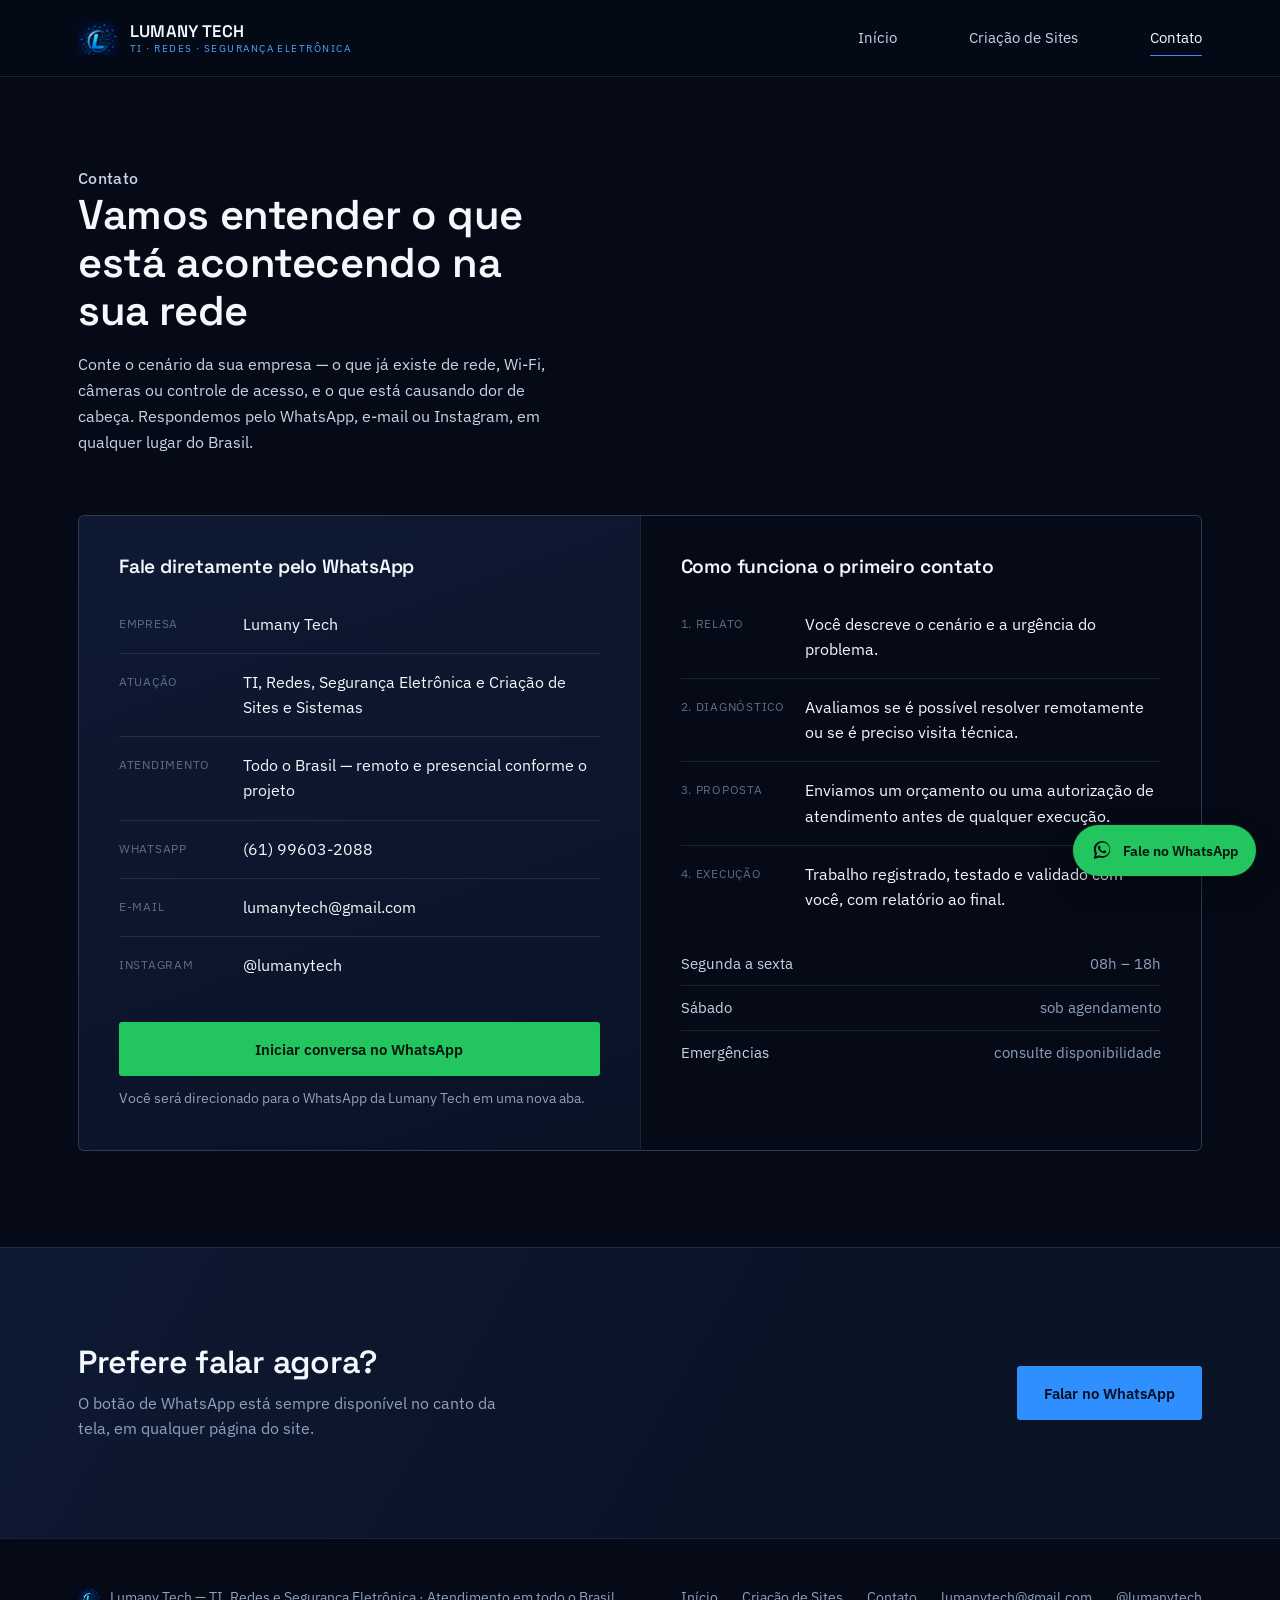
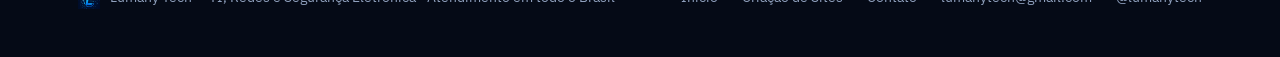
<file: contato.html>
<!DOCTYPE html>
<html lang="pt-BR">
<head>
<meta charset="UTF-8">
<meta name="viewport" content="width=device-width, initial-scale=1.0">
<title>Contato — Lumany Tech</title>
<meta name="description" content="Fale com a Lumany Tech pelo WhatsApp, e-mail ou Instagram e entenda como podemos organizar, conectar e proteger a tecnologia da sua empresa em todo o Brasil.">
<link rel="icon" type="image/png" href="assets/favicon.png">
<link rel="preconnect" href="https://fonts.googleapis.com">
<link rel="preconnect" href="https://fonts.gstatic.com" crossorigin>
<link href="https://fonts.googleapis.com/css2?family=Space+Grotesk:wght@500;600;700&family=IBM+Plex+Sans:wght@400;500;600&display=swap" rel="stylesheet">
<link rel="stylesheet" href="css/style.css">
</head>
<body>

<header class="site-header">
  <div class="wrap">
    <a href="index.html" class="brand">
      <img src="assets/logo-mark.png" alt="Lumany Tech">
      <span class="brand-name">LUMANY TECH<span>TI · REDES · SEGURANÇA ELETRÔNICA</span></span>
    </a>
    <nav class="main-nav">
      <a href="index.html" data-page="index.html">Início</a>
      <a href="sites-sistemas.html" data-page="sites-sistemas.html">Criação de Sites</a>
      <a href="contato.html" data-page="contato.html">Contato</a>
    </nav>
  </div>
</header>

<main>

  <section class="contact-hero">
    <div class="wrap">
      <p class="eyebrow">Contato</p>
      <h1>Vamos entender o que está acontecendo na sua rede</h1>
      <p>Conte o cenário da sua empresa — o que já existe de rede, Wi-Fi, câmeras ou controle de acesso, e o que está causando dor de cabeça. Respondemos pelo WhatsApp, e-mail ou Instagram, em qualquer lugar do Brasil.</p>
    </div>
  </section>

  <section style="padding-top:0; border-top:none;">
    <div class="wrap">
      <div class="contact-grid">

        <div class="contact-panel highlight">
          <h2>Fale diretamente pelo WhatsApp</h2>

          <div class="contact-row">
            <span class="label">Empresa</span>
            <span class="value">Lumany Tech</span>
          </div>
          <div class="contact-row">
            <span class="label">Atuação</span>
            <span class="value">TI, Redes, Segurança Eletrônica e Criação de Sites e Sistemas</span>
          </div>
          <div class="contact-row">
            <span class="label">Atendimento</span>
            <span class="value">Todo o Brasil — remoto e presencial conforme o projeto</span>
          </div>
          <div class="contact-row">
            <span class="label">WhatsApp</span>
            <span class="value"><a href="https://wa.me/5561996032088" target="_blank" rel="noopener">(61) 99603-2088</a></span>
          </div>
          <div class="contact-row">
            <span class="label">E-mail</span>
            <span class="value"><a href="mailto:lumanytech@gmail.com">lumanytech@gmail.com</a></span>
          </div>
          <div class="contact-row">
            <span class="label">Instagram</span>
            <span class="value"><a href="https://instagram.com/lumanytech" target="_blank" rel="noopener">@lumanytech</a></span>
          </div>

          <div class="whatsapp-block">
            <a class="btn btn-primary" href="https://wa.me/5561996032088" target="_blank" rel="noopener">
              Iniciar conversa no WhatsApp
            </a>
            <p>Você será direcionado para o WhatsApp da Lumany Tech em uma nova aba.</p>
          </div>
        </div>

        <div class="contact-panel">
          <h2>Como funciona o primeiro contato</h2>
          <div class="contact-row">
            <span class="label">1. Relato</span>
            <span class="value">Você descreve o cenário e a urgência do problema.</span>
          </div>
          <div class="contact-row">
            <span class="label">2. Diagnóstico</span>
            <span class="value">Avaliamos se é possível resolver remotamente ou se é preciso visita técnica.</span>
          </div>
          <div class="contact-row">
            <span class="label">3. Proposta</span>
            <span class="value">Enviamos um orçamento ou uma autorização de atendimento antes de qualquer execução.</span>
          </div>
          <div class="contact-row">
            <span class="label">4. Execução</span>
            <span class="value">Trabalho registrado, testado e validado com você, com relatório ao final.</span>
          </div>

          <ul class="hours-list" style="margin-top:24px;">
            <li><span>Segunda a sexta</span><span>08h – 18h</span></li>
            <li><span>Sábado</span><span>sob agendamento</span></li>
            <li><span>Emergências</span><span>consulte disponibilidade</span></li>
          </ul>
        </div>

      </div>
    </div>
  </section>

  <section class="cta-band">
    <div class="wrap">
      <div>
        <h2>Prefere falar agora?</h2>
        <p>O botão de WhatsApp está sempre disponível no canto da tela, em qualquer página do site.</p>
      </div>
      <a class="btn btn-primary" href="https://wa.me/5561996032088" target="_blank" rel="noopener">Falar no WhatsApp</a>
    </div>
  </section>

</main>

<footer class="site-footer">
  <div class="wrap">
    <div class="foot-brand">
      <img src="assets/logo-mark.png" alt="Lumany Tech">
      <span>Lumany Tech — TI, Redes e Segurança Eletrônica · Atendimento em todo o Brasil</span>
    </div>
    <div class="foot-links">
      <a href="index.html">Início</a>
      <a href="sites-sistemas.html">Criação de Sites</a>
      <a href="contato.html">Contato</a>
      <a href="mailto:lumanytech@gmail.com">lumanytech@gmail.com</a>
      <a href="https://instagram.com/lumanytech" target="_blank" rel="noopener">@lumanytech</a>
    </div>
  </div>
</footer>

<a class="wa-float" href="https://wa.me/5561996032088" target="_blank" rel="noopener" aria-label="Falar no WhatsApp">
  <svg viewBox="0 0 32 32" fill="currentColor" aria-hidden="true"><path d="M16.02 3C9.4 3 4 8.37 4 14.98c0 2.2.59 4.26 1.62 6.04L4 29l8.2-2.15a11.9 11.9 0 0 0 3.82.62h.01C22.65 27.47 28 22.1 28 15.5S22.65 3 16.02 3Zm0 21.85c-1.21 0-2.4-.32-3.44-.94l-.25-.15-4.87 1.28 1.3-4.75-.16-.24a9.8 9.8 0 0 1-1.5-5.17c0-5.44 4.44-9.87 9.92-9.87 2.65 0 5.13 1.04 7 2.9a9.8 9.8 0 0 1 2.9 6.97c0 5.44-4.45 9.97-9.9 9.97Zm5.44-7.4c-.3-.15-1.76-.87-2.03-.97-.27-.1-.47-.15-.67.15-.2.3-.77.97-.94 1.17-.17.2-.35.22-.65.07-.3-.15-1.25-.46-2.38-1.47-.88-.78-1.47-1.75-1.65-2.05-.17-.3-.02-.46.13-.61.13-.13.3-.35.45-.52.15-.17.2-.3.3-.5.1-.2.05-.37-.02-.52-.07-.15-.67-1.6-.92-2.2-.24-.58-.49-.5-.67-.5-.17-.01-.37-.01-.57-.01s-.52.07-.8.37c-.27.3-1.05 1.02-1.05 2.5s1.08 2.9 1.23 3.1c.15.2 2.12 3.23 5.13 4.53.72.31 1.28.5 1.72.64.72.23 1.38.2 1.9.12.58-.09 1.76-.72 2.01-1.41.25-.7.25-1.29.17-1.41-.07-.13-.27-.2-.57-.35Z"/></svg>
  <span class="wa-text">Fale no WhatsApp</span>
</a>

<script src="js/script.js"></script>
</body>
</html>
</file>
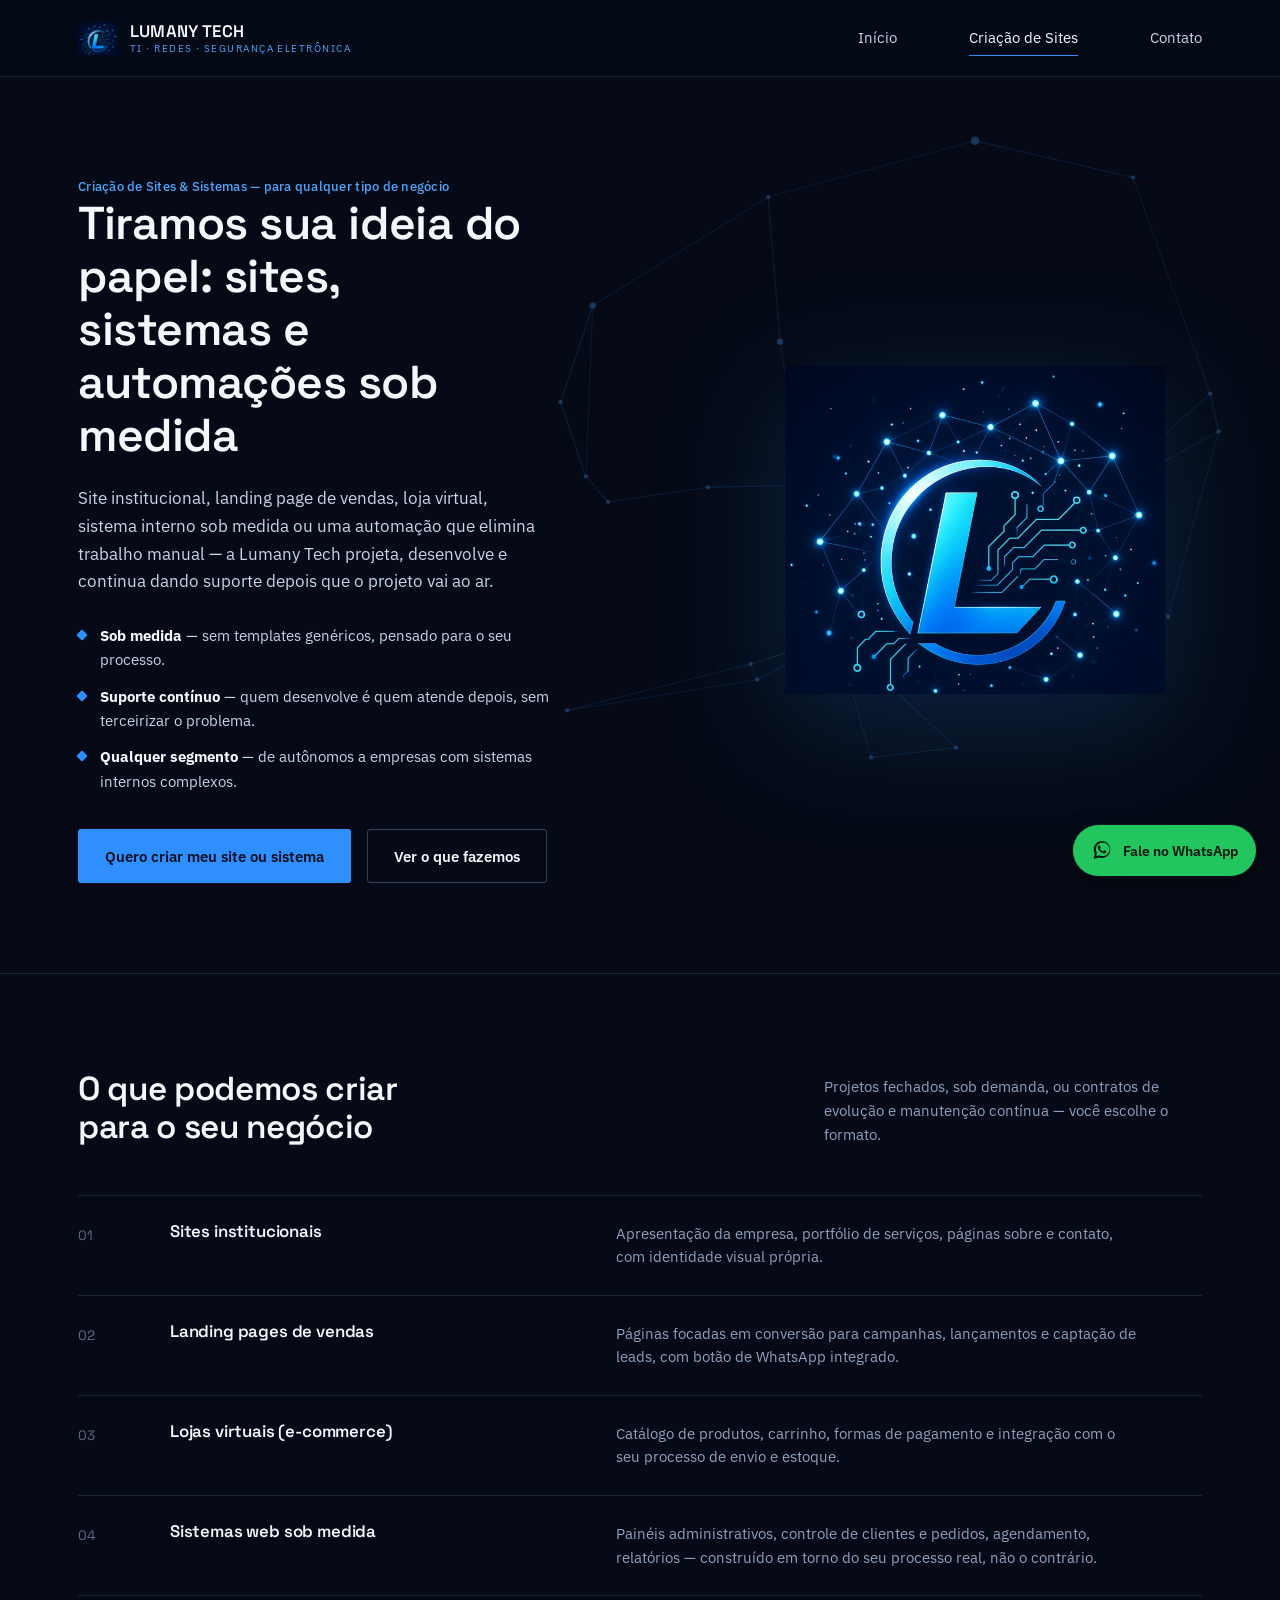
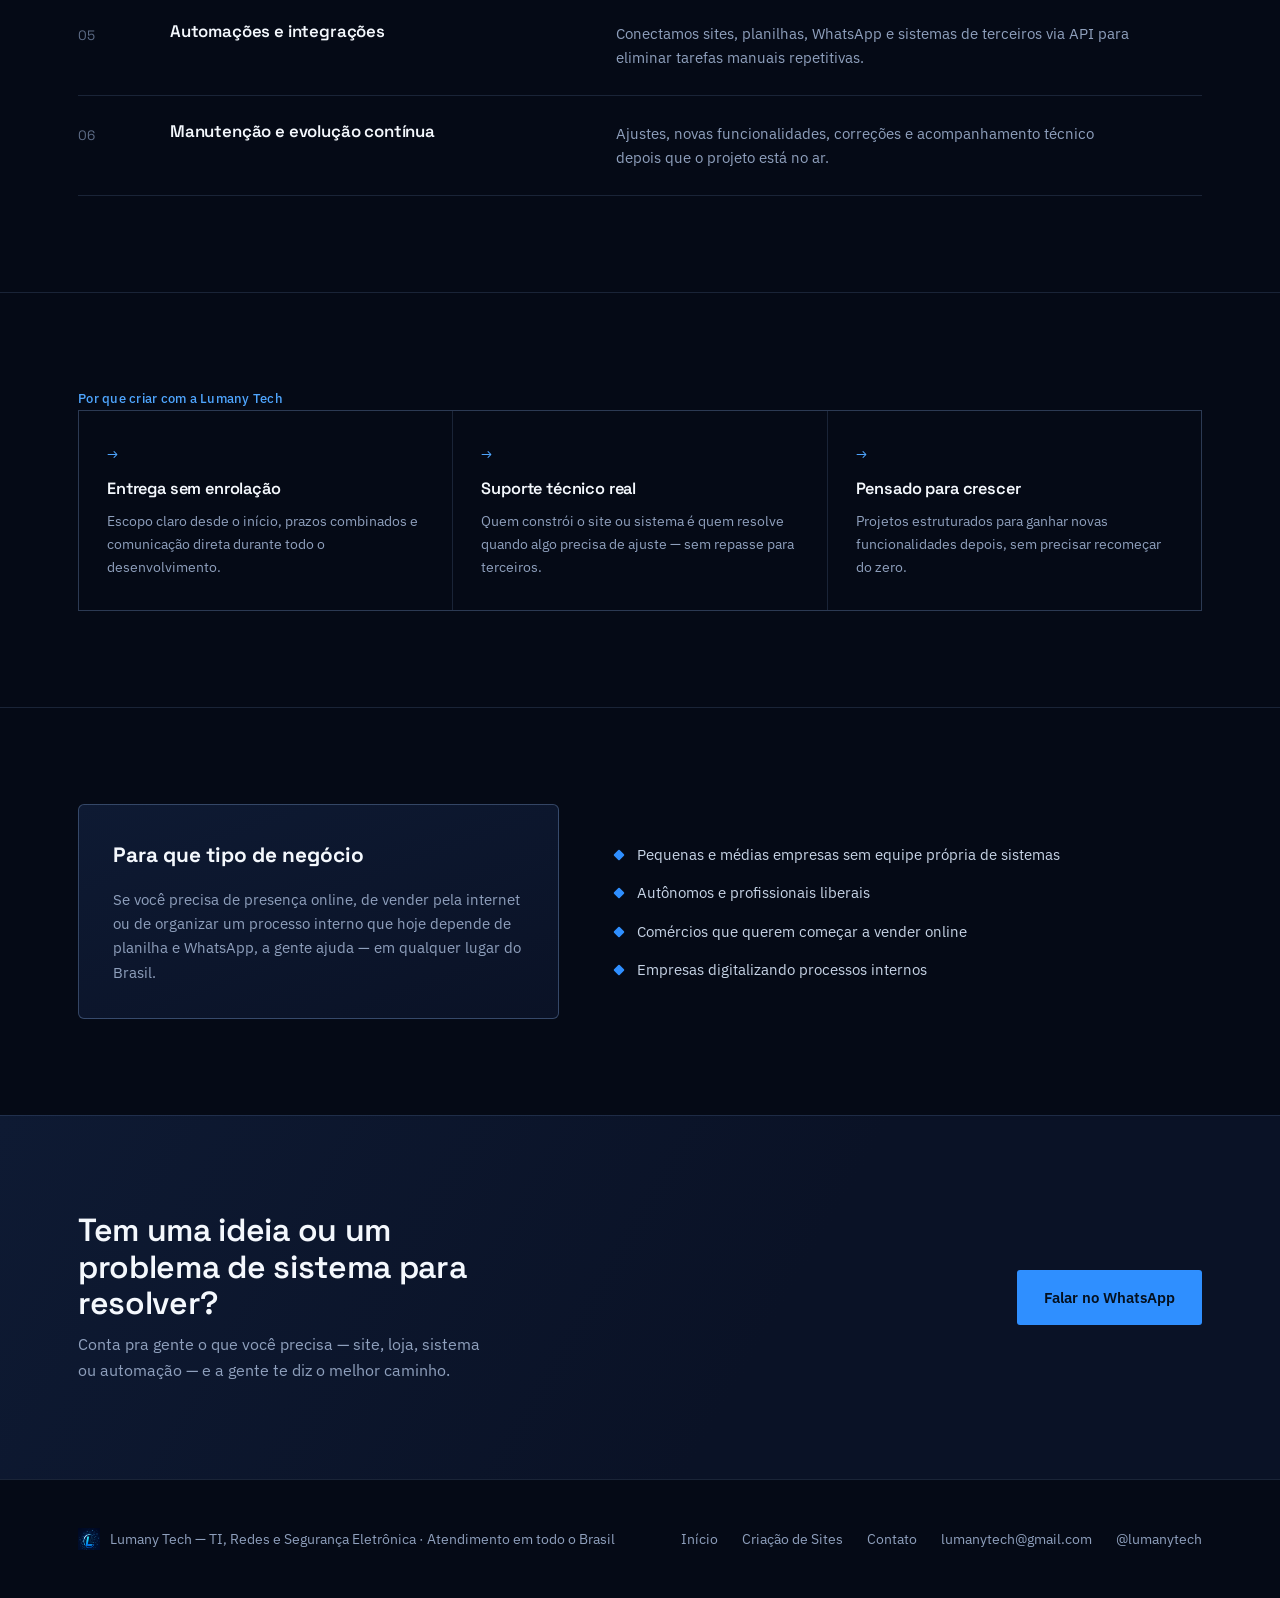
<file: sites-sistemas.html>
<!DOCTYPE html>
<html lang="pt-BR">
<head>
<meta charset="UTF-8">
<meta name="viewport" content="width=device-width, initial-scale=1.0">
<title>Criação de Sites e Sistemas — Lumany Tech</title>
<meta name="description" content="Sites institucionais, landing pages, lojas virtuais, sistemas web sob medida e automações. A Lumany Tech tira sua ideia do papel e dá suporte contínuo depois do site no ar.">
<link rel="icon" type="image/png" href="assets/favicon.png">
<link rel="preconnect" href="https://fonts.googleapis.com">
<link rel="preconnect" href="https://fonts.gstatic.com" crossorigin>
<link href="https://fonts.googleapis.com/css2?family=Space+Grotesk:wght@500;600;700&family=IBM+Plex+Sans:wght@400;500;600&display=swap" rel="stylesheet">
<link rel="stylesheet" href="css/style.css">
</head>
<body>

<header class="site-header">
  <div class="wrap">
    <a href="index.html" class="brand">
      <img src="assets/logo-mark.png" alt="Lumany Tech">
      <span class="brand-name">LUMANY TECH<span>TI · REDES · SEGURANÇA ELETRÔNICA</span></span>
    </a>
    <nav class="main-nav">
      <a href="index.html" data-page="index.html">Início</a>
      <a href="sites-sistemas.html" data-page="sites-sistemas.html">Criação de Sites</a>
      <a href="contato.html" data-page="contato.html">Contato</a>
    </nav>
  </div>
</header>

<main>

  <section class="hero">
    <svg class="circuit-bg" viewBox="0 0 1200 700" xmlns="http://www.w3.org/2000/svg" preserveAspectRatio="xMaxYMid slice" aria-hidden="true"><g stroke="#2f8fff" stroke-width="1" opacity="0.22"><line x1="720.2" y1="112.6" x2="731.3" y2="248.1" /><line x1="720.2" y1="112.6" x2="555.7" y2="214.2" /><line x1="549.3" y1="374.4" x2="570.1" y2="398.4" /><line x1="549.3" y1="374.4" x2="525.5" y2="304.9" /><line x1="896.3" y1="628.6" x2="816.6" y2="637.9" /><line x1="896.3" y1="628.6" x2="784.3" y2="524.9" /><line x1="525.5" y1="304.9" x2="549.3" y2="374.4" /><line x1="525.5" y1="304.9" x2="555.7" y2="214.2" /><line x1="663.7" y1="384.7" x2="753.2" y2="382.5" /><line x1="663.7" y1="384.7" x2="570.1" y2="398.4" /><line x1="1062.3" y1="94.2" x2="914.1" y2="59.8" /><line x1="1062.3" y1="94.2" x2="1134.6" y2="296.8" /><line x1="928.8" y1="406.4" x2="883.8" y2="430.9" /><line x1="928.8" y1="406.4" x2="1019.9" y2="399.7" /><line x1="892.4" y1="279.7" x2="894.3" y2="320.2" /><line x1="892.4" y1="279.7" x2="962.7" y2="300.8" /><line x1="531.7" y1="593.8" x2="703.8" y2="550.2" /><line x1="531.7" y1="593.8" x2="709.8" y2="565.0" /><line x1="785.0" y1="377.7" x2="753.2" y2="382.5" /><line x1="785.0" y1="377.7" x2="883.8" y2="430.9" /><line x1="709.8" y1="565.0" x2="703.8" y2="550.2" /><line x1="709.8" y1="565.0" x2="784.3" y2="524.9" /><line x1="570.1" y1="398.4" x2="549.3" y2="374.4" /><line x1="570.1" y1="398.4" x2="663.7" y2="384.7" /><line x1="753.2" y1="382.5" x2="785.0" y2="377.7" /><line x1="753.2" y1="382.5" x2="663.7" y2="384.7" /><line x1="883.8" y1="430.9" x2="928.8" y2="406.4" /><line x1="883.8" y1="430.9" x2="894.3" y2="320.2" /><line x1="962.7" y1="300.8" x2="894.3" y2="320.2" /><line x1="962.7" y1="300.8" x2="892.4" y2="279.7" /><line x1="816.6" y1="637.9" x2="896.3" y2="628.6" /><line x1="816.6" y1="637.9" x2="784.3" y2="524.9" /><line x1="703.8" y1="550.2" x2="709.8" y2="565.0" /><line x1="703.8" y1="550.2" x2="784.3" y2="524.9" /><line x1="555.7" y1="214.2" x2="525.5" y2="304.9" /><line x1="555.7" y1="214.2" x2="549.3" y2="374.4" /><line x1="1095.1" y1="506.0" x2="1019.9" y2="399.7" /><line x1="1095.1" y1="506.0" x2="1142.4" y2="332.4" /><line x1="914.1" y1="59.8" x2="1062.3" y2="94.2" /><line x1="914.1" y1="59.8" x2="720.2" y2="112.6" /><line x1="784.3" y1="524.9" x2="703.8" y2="550.2" /><line x1="784.3" y1="524.9" x2="709.8" y2="565.0" /><line x1="1134.6" y1="296.8" x2="1142.4" y2="332.4" /><line x1="1134.6" y1="296.8" x2="1019.9" y2="399.7" /><line x1="1019.9" y1="399.7" x2="928.8" y2="406.4" /><line x1="1019.9" y1="399.7" x2="962.7" y2="300.8" /><line x1="731.3" y1="248.1" x2="720.2" y2="112.6" /><line x1="731.3" y1="248.1" x2="753.2" y2="382.5" /><line x1="894.3" y1="320.2" x2="892.4" y2="279.7" /><line x1="894.3" y1="320.2" x2="962.7" y2="300.8" /><line x1="1142.4" y1="332.4" x2="1134.6" y2="296.8" /><line x1="1142.4" y1="332.4" x2="1019.9" y2="399.7" /></g><g fill="#4fa6ff"><circle cx="720.2" cy="112.6" r="2" opacity="0.5" /><circle cx="549.3" cy="374.4" r="2" opacity="0.5" /><circle cx="896.3" cy="628.6" r="2" opacity="0.5" /><circle cx="525.5" cy="304.9" r="2" opacity="0.5" /><circle cx="663.7" cy="384.7" r="2" opacity="0.5" /><circle cx="1062.3" cy="94.2" r="2" opacity="0.5" /><circle cx="928.8" cy="406.4" r="2" opacity="0.5" /><circle cx="892.4" cy="279.7" r="2" opacity="0.5" /><circle cx="531.7" cy="593.8" r="2" opacity="0.5" /><circle cx="785.0" cy="377.7" r="4" opacity="0.5" /><circle cx="709.8" cy="565.0" r="2" opacity="0.5" /><circle cx="570.1" cy="398.4" r="2" opacity="0.5" /><circle cx="753.2" cy="382.5" r="2" opacity="0.5" /><circle cx="883.8" cy="430.9" r="3" opacity="0.5" /><circle cx="962.7" cy="300.8" r="2" opacity="0.5" /><circle cx="816.6" cy="637.9" r="2" opacity="0.5" /><circle cx="703.8" cy="550.2" r="2" opacity="0.5" /><circle cx="555.7" cy="214.2" r="3" opacity="0.5" /><circle cx="1095.1" cy="506.0" r="2" opacity="0.5" /><circle cx="914.1" cy="59.8" r="4" opacity="0.5" /><circle cx="784.3" cy="524.9" r="2" opacity="0.5" /><circle cx="1134.6" cy="296.8" r="2" opacity="0.5" /><circle cx="1019.9" cy="399.7" r="2" opacity="0.5" /><circle cx="731.3" cy="248.1" r="3" opacity="0.5" /><circle cx="894.3" cy="320.2" r="2" opacity="0.5" /><circle cx="1142.4" cy="332.4" r="2" opacity="0.5" /></g></svg>

    <div class="wrap">
      <div class="hero-copy">
        <p class="eyebrow">Criação de Sites &amp; Sistemas — para qualquer tipo de negócio</p>
        <h1>Tiramos sua ideia do papel: sites, sistemas e automações sob medida</h1>
        <p class="hero-lede">Site institucional, landing page de vendas, loja virtual, sistema interno sob medida ou uma automação que elimina trabalho manual — a Lumany Tech projeta, desenvolve e continua dando suporte depois que o projeto vai ao ar.</p>
        <ul class="fix-list">
          <li><strong>Sob medida</strong> — sem templates genéricos, pensado para o seu processo.</li>
          <li><strong>Suporte contínuo</strong> — quem desenvolve é quem atende depois, sem terceirizar o problema.</li>
          <li><strong>Qualquer segmento</strong> — de autônomos a empresas com sistemas internos complexos.</li>
        </ul>
        <div class="hero-actions">
          <a class="btn btn-primary" href="https://wa.me/5561996032088" target="_blank" rel="noopener">Quero criar meu site ou sistema</a>
          <a class="btn btn-ghost" href="#solucoes">Ver o que fazemos</a>
        </div>
      </div>
      <div class="hero-art">
        <img src="assets/logo-mark.png" alt="Símbolo Lumany Tech">
      </div>
    </div>
  </section>

  <section id="solucoes">
    <div class="wrap">
      <div class="services-head" data-reveal>
        <h2>O que podemos criar para o seu negócio</h2>
        <p>Projetos fechados, sob demanda, ou contratos de evolução e manutenção contínua — você escolhe o formato.</p>
      </div>

      <div class="service-list">
        <div class="service-row" data-reveal>
          <span class="service-num">01</span>
          <h3>Sites institucionais</h3>
          <p>Apresentação da empresa, portfólio de serviços, páginas sobre e contato, com identidade visual própria.</p>
        </div>
        <div class="service-row" data-reveal>
          <span class="service-num">02</span>
          <h3>Landing pages de vendas</h3>
          <p>Páginas focadas em conversão para campanhas, lançamentos e captação de leads, com botão de WhatsApp integrado.</p>
        </div>
        <div class="service-row" data-reveal>
          <span class="service-num">03</span>
          <h3>Lojas virtuais (e-commerce)</h3>
          <p>Catálogo de produtos, carrinho, formas de pagamento e integração com o seu processo de envio e estoque.</p>
        </div>
        <div class="service-row" data-reveal>
          <span class="service-num">04</span>
          <h3>Sistemas web sob medida</h3>
          <p>Painéis administrativos, controle de clientes e pedidos, agendamento, relatórios — construído em torno do seu processo real, não o contrário.</p>
        </div>
        <div class="service-row" data-reveal>
          <span class="service-num">05</span>
          <h3>Automações e integrações</h3>
          <p>Conectamos sites, planilhas, WhatsApp e sistemas de terceiros via API para eliminar tarefas manuais repetitivas.</p>
        </div>
        <div class="service-row" data-reveal>
          <span class="service-num">06</span>
          <h3>Manutenção e evolução contínua</h3>
          <p>Ajustes, novas funcionalidades, correções e acompanhamento técnico depois que o projeto está no ar.</p>
        </div>
      </div>
    </div>
  </section>

  <section>
    <div class="wrap">
      <p class="eyebrow">Por que criar com a Lumany Tech</p>
      <div class="value-grid">
        <div class="value-card" data-reveal>
          <span class="mark">→</span>
          <h3>Entrega sem enrolação</h3>
          <p>Escopo claro desde o início, prazos combinados e comunicação direta durante todo o desenvolvimento.</p>
        </div>
        <div class="value-card" data-reveal>
          <span class="mark">→</span>
          <h3>Suporte técnico real</h3>
          <p>Quem constrói o site ou sistema é quem resolve quando algo precisa de ajuste — sem repasse para terceiros.</p>
        </div>
        <div class="value-card" data-reveal>
          <span class="mark">→</span>
          <h3>Pensado para crescer</h3>
          <p>Projetos estruturados para ganhar novas funcionalidades depois, sem precisar recomeçar do zero.</p>
        </div>
      </div>
    </div>
  </section>

  <section>
    <div class="wrap audience">
      <div class="audience-card" data-reveal>
        <strong>Para que tipo de negócio</strong>
        <p>Se você precisa de presença online, de vender pela internet ou de organizar um processo interno que hoje depende de planilha e WhatsApp, a gente ajuda — em qualquer lugar do Brasil.</p>
      </div>
      <ul class="audience-list" data-reveal>
        <li>Pequenas e médias empresas sem equipe própria de sistemas</li>
        <li>Autônomos e profissionais liberais</li>
        <li>Comércios que querem começar a vender online</li>
        <li>Empresas digitalizando processos internos</li>
      </ul>
    </div>
  </section>

  <section class="cta-band">
    <div class="wrap">
      <div>
        <h2>Tem uma ideia ou um problema de sistema para resolver?</h2>
        <p>Conta pra gente o que você precisa — site, loja, sistema ou automação — e a gente te diz o melhor caminho.</p>
      </div>
      <a class="btn btn-primary" href="https://wa.me/5561996032088" target="_blank" rel="noopener">Falar no WhatsApp</a>
    </div>
  </section>

</main>

<footer class="site-footer">
  <div class="wrap">
    <div class="foot-brand">
      <img src="assets/logo-mark.png" alt="Lumany Tech">
      <span>Lumany Tech — TI, Redes e Segurança Eletrônica · Atendimento em todo o Brasil</span>
    </div>
    <div class="foot-links">
      <a href="index.html">Início</a>
      <a href="sites-sistemas.html">Criação de Sites</a>
      <a href="contato.html">Contato</a>
      <a href="mailto:lumanytech@gmail.com">lumanytech@gmail.com</a>
      <a href="https://instagram.com/lumanytech" target="_blank" rel="noopener">@lumanytech</a>
    </div>
  </div>
</footer>

<a class="wa-float" href="https://wa.me/5561996032088" target="_blank" rel="noopener" aria-label="Falar no WhatsApp">
  <svg viewBox="0 0 32 32" fill="currentColor" aria-hidden="true"><path d="M16.02 3C9.4 3 4 8.37 4 14.98c0 2.2.59 4.26 1.62 6.04L4 29l8.2-2.15a11.9 11.9 0 0 0 3.82.62h.01C22.65 27.47 28 22.1 28 15.5S22.65 3 16.02 3Zm0 21.85c-1.21 0-2.4-.32-3.44-.94l-.25-.15-4.87 1.28 1.3-4.75-.16-.24a9.8 9.8 0 0 1-1.5-5.17c0-5.44 4.44-9.87 9.92-9.87 2.65 0 5.13 1.04 7 2.9a9.8 9.8 0 0 1 2.9 6.97c0 5.44-4.45 9.97-9.9 9.97Zm5.44-7.4c-.3-.15-1.76-.87-2.03-.97-.27-.1-.47-.15-.67.15-.2.3-.77.97-.94 1.17-.17.2-.35.22-.65.07-.3-.15-1.25-.46-2.38-1.47-.88-.78-1.47-1.75-1.65-2.05-.17-.3-.02-.46.13-.61.13-.13.3-.35.45-.52.15-.17.2-.3.3-.5.1-.2.05-.37-.02-.52-.07-.15-.67-1.6-.92-2.2-.24-.58-.49-.5-.67-.5-.17-.01-.37-.01-.57-.01s-.52.07-.8.37c-.27.3-1.05 1.02-1.05 2.5s1.08 2.9 1.23 3.1c.15.2 2.12 3.23 5.13 4.53.72.31 1.28.5 1.72.64.72.23 1.38.2 1.9.12.58-.09 1.76-.72 2.01-1.41.25-.7.25-1.29.17-1.41-.07-.13-.27-.2-.57-.35Z"/></svg>
  <span class="wa-text">Fale no WhatsApp</span>
</a>

<script src="js/script.js"></script>
</body>
</html>
</file>
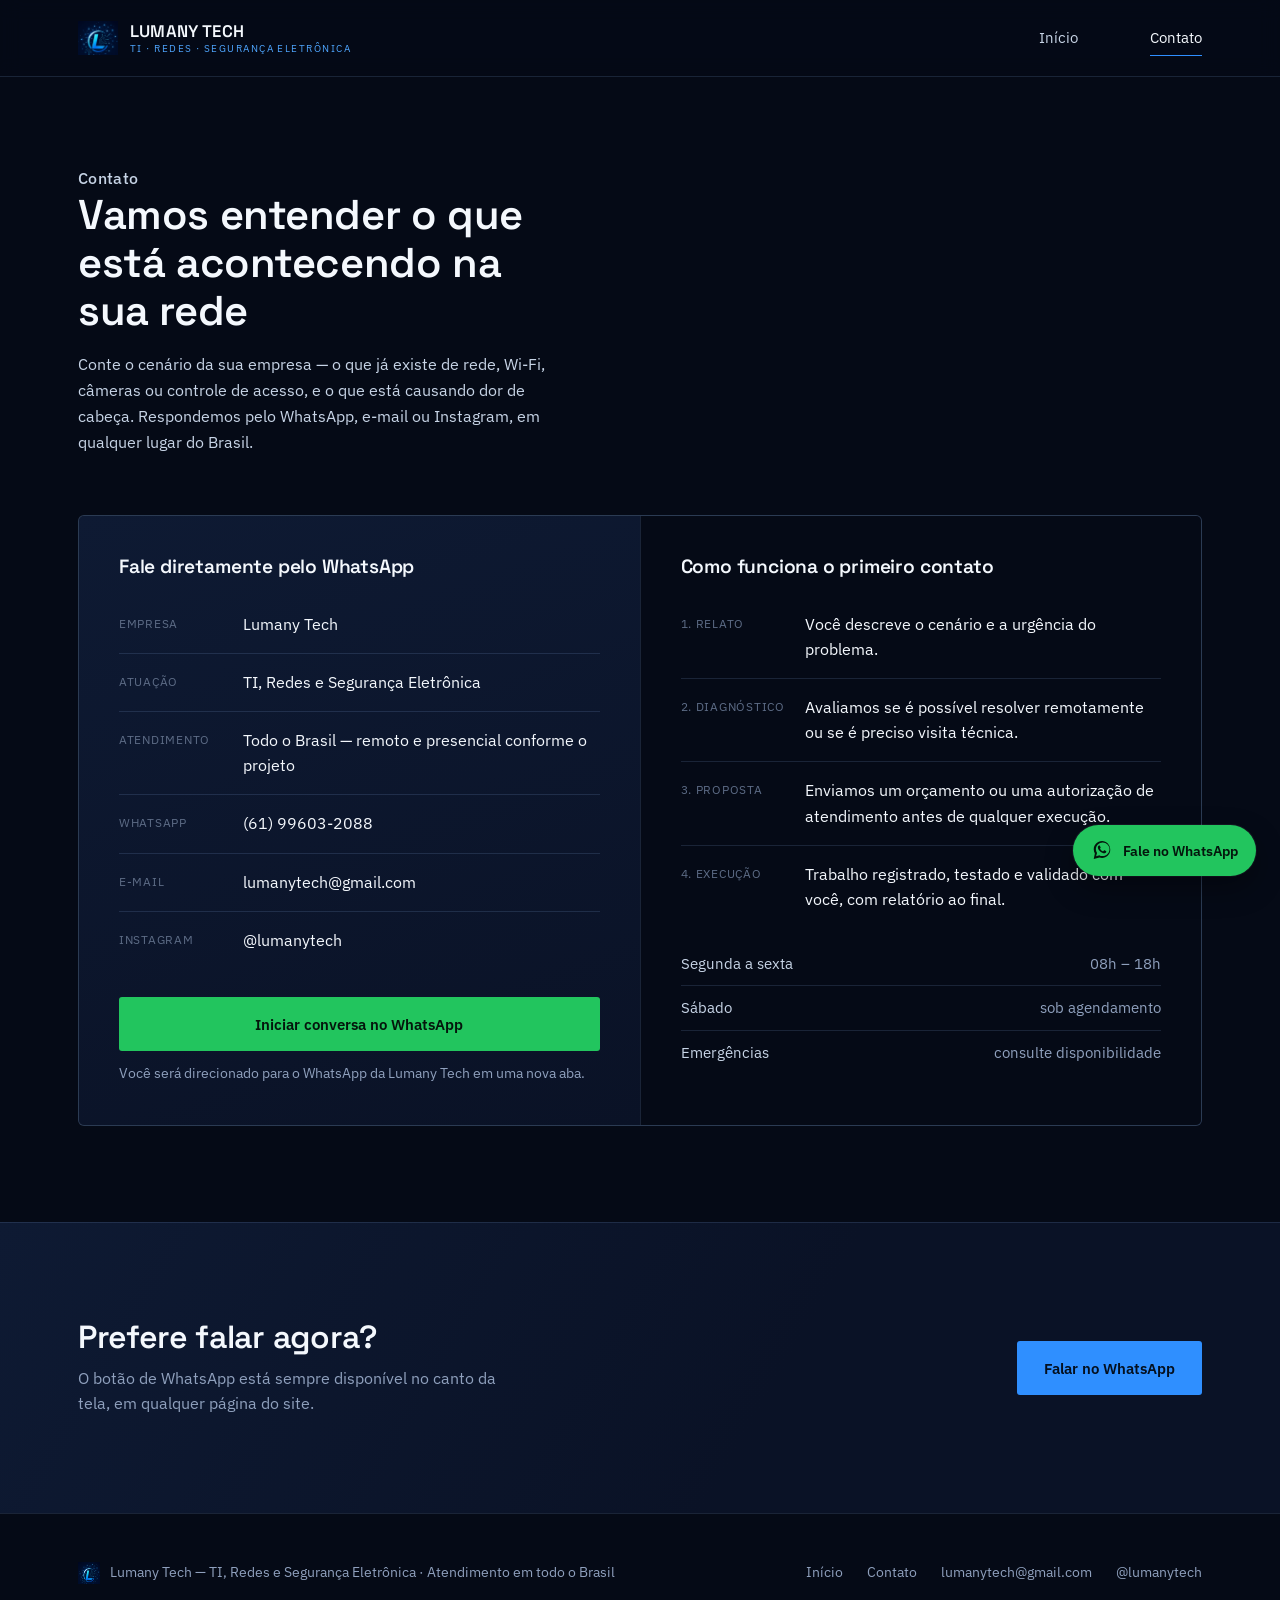
<file: old/contato.html>
<!DOCTYPE html>
<html lang="pt-BR">
<head>
<meta charset="UTF-8">
<meta name="viewport" content="width=device-width, initial-scale=1.0">
<title>Contato — Lumany Tech</title>
<meta name="description" content="Fale com a Lumany Tech pelo WhatsApp, e-mail ou Instagram e entenda como podemos organizar, conectar e proteger a tecnologia da sua empresa em todo o Brasil.">
<link rel="icon" type="image/png" href="assets/favicon.png">
<link rel="preconnect" href="https://fonts.googleapis.com">
<link rel="preconnect" href="https://fonts.gstatic.com" crossorigin>
<link href="https://fonts.googleapis.com/css2?family=Space+Grotesk:wght@500;600;700&family=IBM+Plex+Sans:wght@400;500;600&display=swap" rel="stylesheet">
<link rel="stylesheet" href="css/style.css">
</head>
<body>

<header class="site-header">
  <div class="wrap">
    <a href="index.html" class="brand">
      <img src="assets/logo-mark.png" alt="Lumany Tech">
      <span class="brand-name">LUMANY TECH<span>TI · REDES · SEGURANÇA ELETRÔNICA</span></span>
    </a>
    <nav class="main-nav">
      <a href="index.html" data-page="index.html">Início</a>
      <a href="contato.html" data-page="contato.html">Contato</a>
    </nav>
  </div>
</header>

<main>

  <section class="contact-hero">
    <div class="wrap">
      <p class="eyebrow">Contato</p>
      <h1>Vamos entender o que está acontecendo na sua rede</h1>
      <p>Conte o cenário da sua empresa — o que já existe de rede, Wi-Fi, câmeras ou controle de acesso, e o que está causando dor de cabeça. Respondemos pelo WhatsApp, e-mail ou Instagram, em qualquer lugar do Brasil.</p>
    </div>
  </section>

  <section style="padding-top:0; border-top:none;">
    <div class="wrap">
      <div class="contact-grid">

        <div class="contact-panel highlight">
          <h2>Fale diretamente pelo WhatsApp</h2>

          <div class="contact-row">
            <span class="label">Empresa</span>
            <span class="value">Lumany Tech</span>
          </div>
          <div class="contact-row">
            <span class="label">Atuação</span>
            <span class="value">TI, Redes e Segurança Eletrônica</span>
          </div>
          <div class="contact-row">
            <span class="label">Atendimento</span>
            <span class="value">Todo o Brasil — remoto e presencial conforme o projeto</span>
          </div>
          <div class="contact-row">
            <span class="label">WhatsApp</span>
            <span class="value"><a href="https://wa.me/5561996032088" target="_blank" rel="noopener">(61) 99603-2088</a></span>
          </div>
          <div class="contact-row">
            <span class="label">E-mail</span>
            <span class="value"><a href="mailto:lumanytech@gmail.com">lumanytech@gmail.com</a></span>
          </div>
          <div class="contact-row">
            <span class="label">Instagram</span>
            <span class="value"><a href="https://instagram.com/lumanytech" target="_blank" rel="noopener">@lumanytech</a></span>
          </div>

          <div class="whatsapp-block">
            <a class="btn btn-primary" href="https://wa.me/5561996032088" target="_blank" rel="noopener">
              Iniciar conversa no WhatsApp
            </a>
            <p>Você será direcionado para o WhatsApp da Lumany Tech em uma nova aba.</p>
          </div>
        </div>

        <div class="contact-panel">
          <h2>Como funciona o primeiro contato</h2>
          <div class="contact-row">
            <span class="label">1. Relato</span>
            <span class="value">Você descreve o cenário e a urgência do problema.</span>
          </div>
          <div class="contact-row">
            <span class="label">2. Diagnóstico</span>
            <span class="value">Avaliamos se é possível resolver remotamente ou se é preciso visita técnica.</span>
          </div>
          <div class="contact-row">
            <span class="label">3. Proposta</span>
            <span class="value">Enviamos um orçamento ou uma autorização de atendimento antes de qualquer execução.</span>
          </div>
          <div class="contact-row">
            <span class="label">4. Execução</span>
            <span class="value">Trabalho registrado, testado e validado com você, com relatório ao final.</span>
          </div>

          <ul class="hours-list" style="margin-top:24px;">
            <li><span>Segunda a sexta</span><span>08h – 18h</span></li>
            <li><span>Sábado</span><span>sob agendamento</span></li>
            <li><span>Emergências</span><span>consulte disponibilidade</span></li>
          </ul>
        </div>

      </div>
    </div>
  </section>

  <section class="cta-band">
    <div class="wrap">
      <div>
        <h2>Prefere falar agora?</h2>
        <p>O botão de WhatsApp está sempre disponível no canto da tela, em qualquer página do site.</p>
      </div>
      <a class="btn btn-primary" href="https://wa.me/5561996032088" target="_blank" rel="noopener">Falar no WhatsApp</a>
    </div>
  </section>

</main>

<footer class="site-footer">
  <div class="wrap">
    <div class="foot-brand">
      <img src="assets/logo-mark.png" alt="Lumany Tech">
      <span>Lumany Tech — TI, Redes e Segurança Eletrônica · Atendimento em todo o Brasil</span>
    </div>
    <div class="foot-links">
      <a href="index.html">Início</a>
      <a href="contato.html">Contato</a>
      <a href="mailto:lumanytech@gmail.com">lumanytech@gmail.com</a>
      <a href="https://instagram.com/lumanytech" target="_blank" rel="noopener">@lumanytech</a>
    </div>
  </div>
</footer>

<a class="wa-float" href="https://wa.me/5561996032088" target="_blank" rel="noopener" aria-label="Falar no WhatsApp">
  <svg viewBox="0 0 32 32" fill="currentColor" aria-hidden="true"><path d="M16.02 3C9.4 3 4 8.37 4 14.98c0 2.2.59 4.26 1.62 6.04L4 29l8.2-2.15a11.9 11.9 0 0 0 3.82.62h.01C22.65 27.47 28 22.1 28 15.5S22.65 3 16.02 3Zm0 21.85c-1.21 0-2.4-.32-3.44-.94l-.25-.15-4.87 1.28 1.3-4.75-.16-.24a9.8 9.8 0 0 1-1.5-5.17c0-5.44 4.44-9.87 9.92-9.87 2.65 0 5.13 1.04 7 2.9a9.8 9.8 0 0 1 2.9 6.97c0 5.44-4.45 9.97-9.9 9.97Zm5.44-7.4c-.3-.15-1.76-.87-2.03-.97-.27-.1-.47-.15-.67.15-.2.3-.77.97-.94 1.17-.17.2-.35.22-.65.07-.3-.15-1.25-.46-2.38-1.47-.88-.78-1.47-1.75-1.65-2.05-.17-.3-.02-.46.13-.61.13-.13.3-.35.45-.52.15-.17.2-.3.3-.5.1-.2.05-.37-.02-.52-.07-.15-.67-1.6-.92-2.2-.24-.58-.49-.5-.67-.5-.17-.01-.37-.01-.57-.01s-.52.07-.8.37c-.27.3-1.05 1.02-1.05 2.5s1.08 2.9 1.23 3.1c.15.2 2.12 3.23 5.13 4.53.72.31 1.28.5 1.72.64.72.23 1.38.2 1.9.12.58-.09 1.76-.72 2.01-1.41.25-.7.25-1.29.17-1.41-.07-.13-.27-.2-.57-.35Z"/></svg>
  <span class="wa-text">Fale no WhatsApp</span>
</a>

<script src="js/script.js"></script>
</body>
</html>
</file>
<file: css/style.css>
/* =========================================================
   Lumany Tech — folha de estilos
   Paleta baseada na identidade visual da marca (azul elétrico
   sobre navy profundo), tipografia técnica.
   ========================================================= */

:root{
  --navy-950: #050a16;
  --navy-900: #0a1226;
  --navy-800: #0e1a33;
  --navy-700: #14223f;
  --line: rgba(140, 176, 230, 0.16);
  --line-strong: rgba(140, 176, 230, 0.32);

  --blue-500: #2f8fff;
  --blue-400: #4fa6ff;
  --cyan-300: #7fd6ff;

  --ink-0: #f4f8fd;
  --ink-1: #c7d4e6;
  --ink-2: #8fa0bd;
  --ink-3: #5d6c86;

  --grad-brand: linear-gradient(120deg, #d7f0ff 0%, #4fa6ff 45%, #2f6bff 100%);

  --radius-s: 3px;
  --radius-m: 6px;

  --maxw: 1180px;
}

*, *::before, *::after{ box-sizing: border-box; }

html{
  scroll-behavior: smooth;
}

body{
  margin: 0;
  background: var(--navy-950);
  color: var(--ink-1);
  font-family: "IBM Plex Sans", "Segoe UI", Arial, sans-serif;
  font-size: 16px;
  line-height: 1.6;
  -webkit-font-smoothing: antialiased;
}

h1, h2, h3, h4{
  font-family: "Space Grotesk", "IBM Plex Sans", sans-serif;
  color: var(--ink-0);
  line-height: 1.15;
  margin: 0;
  font-weight: 600;
  letter-spacing: -0.01em;
}

p{ margin: 0; }

a{ color: inherit; text-decoration: none; }

img{ max-width: 100%; display: block; }

::selection{ background: rgba(47,143,255,0.35); color: #fff; }

@media (prefers-reduced-motion: reduce){
  html{ scroll-behavior: auto; }
  *{ animation-duration: 0.01ms !important; animation-iteration-count: 1 !important; transition-duration: 0.01ms !important; }
}

:focus-visible{
  outline: 2px solid var(--blue-400);
  outline-offset: 3px;
}

/* ---------- layout helpers ---------- */

.wrap{
  max-width: var(--maxw);
  margin: 0 auto;
  padding: 0 28px;
}

section{
  padding: 96px 0;
  border-top: 1px solid var(--line);
}

section:first-of-type{ border-top: none; }

.eyebrow{
  color: var(--blue-400);
  font-size: 0.8rem;
  font-weight: 500;
  letter-spacing: 0.02em;
}

/* ---------- background texture ---------- */

.circuit-bg{
  position: absolute;
  inset: 0;
  z-index: 0;
  pointer-events: none;
  opacity: 0.55;
}

/* ---------- header ---------- */

.site-header{
  position: sticky;
  top: 0;
  z-index: 40;
  background: rgba(5, 10, 22, 0.82);
  backdrop-filter: blur(10px);
  border-bottom: 1px solid var(--line);
}

.site-header .wrap{
  display: flex;
  align-items: center;
  justify-content: space-between;
  height: 76px;
}

.brand{
  display: flex;
  align-items: center;
  gap: 12px;
}

.brand img{
  height: 40px;
  width: 40px;
  object-fit: contain;
}

.brand-name{
  font-family: "Space Grotesk", sans-serif;
  font-weight: 600;
  font-size: 1.05rem;
  color: var(--ink-0);
  letter-spacing: 0.01em;
  line-height: 1.1;
}

.brand-name span{
  display: block;
  font-family: "IBM Plex Sans", sans-serif;
  font-weight: 400;
  font-size: 0.65rem;
  color: var(--blue-400);
  letter-spacing: 0.14em;
  margin-top: 2px;
}

.main-nav{
  display: flex;
  align-items: center;
  gap: 36px;
}

.main-nav a{
  color: var(--ink-1);
  font-size: 0.92rem;
  padding: 6px 0;
  margin-left: 36px;
  border-bottom: 1px solid transparent;
  transition: color 0.15s ease, border-color 0.15s ease;
}

.main-nav a:first-child{ margin-left: 0; }

.main-nav a:hover{
  color: var(--ink-0);
  border-color: var(--line-strong);
}

.main-nav a.is-active{
  color: var(--ink-0);
  border-color: var(--blue-500);
}

.nav-cta{
  display: inline-flex;
  align-items: center;
  gap: 8px;
  background: var(--blue-500);
  color: #04101f !important;
  font-weight: 600;
  font-size: 0.88rem;
  padding: 10px 18px;
  border-radius: var(--radius-s);
  transition: background 0.15s ease, transform 0.15s ease;
}

.nav-cta:hover{
  background: var(--cyan-300);
  transform: translateY(-1px);
}

/* ---------- buttons ---------- */

.btn{
  display: inline-flex;
  align-items: center;
  gap: 10px;
  padding: 14px 26px;
  border-radius: var(--radius-s);
  font-size: 0.95rem;
  font-weight: 600;
  cursor: pointer;
  border: 1px solid transparent;
  transition: transform 0.15s ease, background 0.15s ease, border-color 0.15s ease;
}

.btn-primary{
  background: var(--blue-500);
  color: #04101f;
}
.btn-primary:hover{ background: var(--cyan-300); transform: translateY(-1px); }

.btn-ghost{
  border-color: var(--line-strong);
  color: var(--ink-0);
}
.btn-ghost:hover{ border-color: var(--blue-400); color: var(--blue-400); }

/* ---------- hero ---------- */

.hero{
  position: relative;
  overflow: hidden;
  padding: 100px 0 90px;
  border-top: none;
}

.hero .wrap{
  position: relative;
  z-index: 1;
  display: grid;
  grid-template-columns: 1.15fr 0.85fr;
  gap: 56px;
  align-items: center;
}

.hero h1{
  font-size: clamp(2.1rem, 3.6vw, 3.15rem);
  max-width: 15ch;
}

.hero-lede{
  margin-top: 22px;
  max-width: 46ch;
  font-size: 1.08rem;
  color: var(--ink-1);
}

.hero-actions{
  margin-top: 36px;
  display: flex;
  gap: 16px;
  flex-wrap: wrap;
}

.hero-meta{
  margin-top: 48px;
  display: flex;
  gap: 32px;
  flex-wrap: wrap;
}

.hero-meta div{ border-left: 1px solid var(--line-strong); padding-left: 14px; }

.hero-meta strong{
  display: block;
  font-family: "Space Grotesk", sans-serif;
  color: var(--ink-0);
  font-size: 1rem;
}

.hero-meta span{ font-size: 0.82rem; color: var(--ink-2); }

.hero-art{
  position: relative;
  display: flex;
  align-items: center;
  justify-content: center;
}

.hero-art img{
  width: 100%;
  max-width: 380px;
  filter: drop-shadow(0 30px 60px rgba(47,143,255,0.18));
}

/* ---------- positioning chain ---------- */

.chain{
  padding: 56px 0;
}

.chain-row{
  display: flex;
  align-items: center;
  flex-wrap: wrap;
  gap: 0;
}

.chain-item{
  font-family: "Space Grotesk", sans-serif;
  font-size: clamp(1rem, 2.1vw, 1.5rem);
  color: var(--ink-0);
  padding: 10px 0;
}

.chain-plus{
  color: var(--blue-400);
  margin: 0 18px;
  font-size: clamp(1rem, 2.1vw, 1.5rem);
}

.chain-caption{
  margin-top: 18px;
  color: var(--ink-2);
  font-size: 0.92rem;
  max-width: 60ch;
}

/* ---------- services ---------- */

.services-head{
  display: flex;
  justify-content: space-between;
  align-items: flex-end;
  gap: 24px;
  flex-wrap: wrap;
  margin-bottom: 48px;
}

.services-head h2{ font-size: clamp(1.6rem, 2.6vw, 2.1rem); max-width: 16ch; }
.services-head p{ max-width: 42ch; color: var(--ink-2); font-size: 0.95rem; }

.service-list{
  border-top: 1px solid var(--line);
}

.service-row{
  display: grid;
  grid-template-columns: 64px 1fr 1.4fr;
  gap: 28px;
  padding: 26px 0;
  border-bottom: 1px solid var(--line);
  align-items: start;
}

.service-num{
  font-family: "Space Grotesk", sans-serif;
  color: var(--ink-3);
  font-size: 0.85rem;
  padding-top: 3px;
}

.service-row h3{
  font-size: 1.05rem;
  font-weight: 600;
}

.service-row p{
  color: var(--ink-2);
  font-size: 0.92rem;
  max-width: 58ch;
}

/* ---------- value props ---------- */

.value-grid{
  display: grid;
  grid-template-columns: repeat(3, 1fr);
  gap: 1px;
  background: var(--line);
  border: 1px solid var(--line);
}

.value-card{
  background: var(--navy-950);
  padding: 32px 28px;
}

.value-card .mark{
  color: var(--blue-400);
  font-family: "Space Grotesk", sans-serif;
  font-size: 0.85rem;
  margin-bottom: 16px;
  display: block;
}

.value-card h3{
  font-size: 1.02rem;
  margin-bottom: 10px;
}

.value-card p{
  color: var(--ink-2);
  font-size: 0.9rem;
}

/* ---------- audience / who we serve ---------- */

.audience{
  display: grid;
  grid-template-columns: 0.9fr 1.1fr;
  gap: 56px;
  align-items: center;
}

.audience-card{
  border: 1px solid var(--line-strong);
  border-radius: var(--radius-m);
  padding: 34px;
  background: linear-gradient(160deg, var(--navy-800), var(--navy-900));
}

.audience-card strong{
  display: block;
  color: var(--ink-0);
  font-family: "Space Grotesk", sans-serif;
  font-size: 1.3rem;
  margin-bottom: 14px;
}

.audience-card p{ color: var(--ink-2); font-size: 0.95rem; }

.audience-list{ list-style: none; margin: 0; padding: 0; display: grid; gap: 14px; }

.audience-list li{
  padding-left: 22px;
  position: relative;
  color: var(--ink-1);
  font-size: 0.95rem;
}

.audience-list li::before{
  content: "";
  position: absolute;
  left: 0;
  top: 9px;
  width: 8px;
  height: 8px;
  background: var(--blue-500);
  border-radius: 1px;
  transform: rotate(45deg);
}

/* ---------- CTA band ---------- */

.cta-band{
  background: linear-gradient(120deg, var(--navy-800), var(--navy-900) 60%);
  border-top: 1px solid var(--line);
}

.cta-band .wrap{
  display: flex;
  justify-content: space-between;
  align-items: center;
  gap: 32px;
  flex-wrap: wrap;
}

.cta-band h2{
  font-size: clamp(1.5rem, 2.6vw, 2rem);
  max-width: 20ch;
}

.cta-band p{
  color: var(--ink-2);
  margin-top: 10px;
  max-width: 42ch;
}

/* ---------- footer ---------- */

.site-footer{
  border-top: 1px solid var(--line);
  padding: 48px 0;
}

.site-footer .wrap{
  display: flex;
  justify-content: space-between;
  align-items: center;
  flex-wrap: wrap;
  gap: 16px;
}

.foot-brand{
  display: flex;
  align-items: center;
  gap: 10px;
  color: var(--ink-2);
  font-size: 0.85rem;
}

.foot-brand img{ height: 22px; width: 22px; }

.foot-links{
  display: flex;
  gap: 24px;
  font-size: 0.85rem;
  color: var(--ink-2);
}

.foot-links a:hover{ color: var(--blue-400); }

/* ---------- WhatsApp floating button ---------- */

.wa-float{
  position: fixed;
  right: 24px;
  bottom: 24px;
  z-index: 50;
  display: inline-flex;
  align-items: center;
  gap: 10px;
  background: #22c55e;
  color: #04150c;
  font-weight: 600;
  font-size: 0.9rem;
  padding: 14px 18px;
  border-radius: 999px;
  box-shadow: 0 12px 28px rgba(0,0,0,0.35), 0 0 0 1px rgba(255,255,255,0.06);
  transition: transform 0.15s ease, box-shadow 0.15s ease;
}

.wa-float:hover{
  transform: translateY(-2px);
  box-shadow: 0 16px 34px rgba(0,0,0,0.4), 0 0 0 1px rgba(255,255,255,0.08);
}

.wa-float svg{ width: 22px; height: 22px; flex-shrink: 0; }

.wa-float .wa-text{ white-space: nowrap; }

@media (max-width: 620px){
  .wa-float .wa-text{ display: none; }
  .wa-float{ padding: 14px; }
}

/* ---------- contact page ---------- */

.contact-hero{
  padding-top: 72px;
  padding-bottom: 60px;
}

.contact-hero h1{ font-size: clamp(1.9rem, 3.4vw, 2.6rem); max-width: 18ch; }
.contact-hero p{ margin-top: 16px; max-width: 50ch; color: var(--ink-1); font-size: 1.02rem; }

.contact-grid{
  display: grid;
  grid-template-columns: 1fr 1fr;
  gap: 1px;
  background: var(--line);
  border: 1px solid var(--line);
  border-radius: var(--radius-m);
  overflow: hidden;
}

.contact-panel{
  background: var(--navy-950);
  padding: 40px;
}

.contact-panel.highlight{
  background: linear-gradient(160deg, var(--navy-800), var(--navy-900));
}

.contact-panel h2{ font-size: 1.2rem; margin-bottom: 18px; }

.contact-row{
  display: flex;
  align-items: flex-start;
  gap: 14px;
  padding: 16px 0;
  border-top: 1px solid var(--line);
}

.contact-row:first-of-type{ border-top: none; }

.contact-row .label{
  font-size: 0.78rem;
  color: var(--ink-3);
  text-transform: uppercase;
  letter-spacing: 0.06em;
  width: 110px;
  flex-shrink: 0;
  padding-top: 2px;
}

.contact-row .value{ color: var(--ink-0); font-size: 0.98rem; }
.contact-row .value a:hover{ color: var(--blue-400); }

.whatsapp-block{
  margin-top: 28px;
}

.whatsapp-block .btn-primary{
  background: #22c55e;
  color: #04150c;
  width: 100%;
  justify-content: center;
}
.whatsapp-block .btn-primary:hover{ background: #34d976; }

.whatsapp-block p{
  margin-top: 12px;
  font-size: 0.85rem;
  color: var(--ink-2);
}

.hours-list{
  list-style: none;
  margin: 0;
  padding: 0;
  display: grid;
  gap: 10px;
}

.hours-list li{
  display: flex;
  justify-content: space-between;
  font-size: 0.92rem;
  color: var(--ink-1);
  border-top: 1px solid var(--line);
  padding-top: 10px;
}
.hours-list li:first-child{ border-top: none; padding-top: 0; }

.hours-list span:last-child{ color: var(--ink-2); }

/* ---------- hero fix-list (resumo do que resolvemos) ---------- */

.fix-list{
  list-style: none;
  margin: 28px 0 0;
  padding: 0;
  display: grid;
  gap: 12px;
  max-width: 48ch;
}

.fix-list li{
  padding-left: 22px;
  position: relative;
  color: var(--ink-1);
  font-size: 0.95rem;
}

.fix-list li::before{
  content: "";
  position: absolute;
  left: 0;
  top: 8px;
  width: 8px;
  height: 8px;
  background: var(--blue-500);
  border-radius: 1px;
  transform: rotate(45deg);
}

.fix-list strong{ color: var(--ink-0); }

/* ---------- impact / antes-depois ---------- */

.impact-head{
  margin-bottom: 40px;
}

.impact-head h2{ font-size: clamp(1.5rem, 2.4vw, 1.9rem); max-width: 22ch; }
.impact-head p{ margin-top: 12px; color: var(--ink-2); max-width: 56ch; font-size: 0.95rem; }

.impact-grid{
  display: grid;
  grid-template-columns: 1fr 1fr;
  gap: 1px;
  background: var(--line);
  border: 1px solid var(--line);
  border-radius: var(--radius-m);
  overflow: hidden;
}

.impact-card{
  background: var(--navy-950);
  padding: 32px 34px;
}

.impact-card.is-before .impact-tag{ color: #ff9f6b; }
.impact-card.is-after .impact-tag{ color: var(--blue-400); }

.impact-tag{
  font-family: "Space Grotesk", sans-serif;
  font-size: 0.78rem;
  letter-spacing: 0.1em;
  text-transform: uppercase;
  display: block;
  margin-bottom: 18px;
}

.impact-card ul{
  list-style: none;
  margin: 0;
  padding: 0;
  display: grid;
  gap: 12px;
}

.impact-card li{
  font-size: 0.94rem;
  color: var(--ink-1);
  padding-left: 20px;
  position: relative;
}

.impact-card.is-before li::before{
  content: "×";
  position: absolute;
  left: 0;
  top: -2px;
  color: #ff9f6b;
  font-weight: 600;
}

.impact-card.is-after li::before{
  content: "✓";
  position: absolute;
  left: 0;
  top: 0;
  color: var(--blue-400);
  font-weight: 600;
}

/* ---------- reveal-on-scroll ---------- */

/* só aplica o efeito quando o JS confirma que está rodando (classe
   adicionada no <head>); sem JS, o conteúdo já nasce visível */
.has-js [data-reveal]{
  opacity: 0;
  transform: translateY(14px);
  transition: opacity 0.6s ease, transform 0.6s ease;
}

.has-js [data-reveal].is-visible{
  opacity: 1;
  transform: none;
}

/* ---------- responsive ---------- */

@media (max-width: 900px){
  .main-nav{ gap: 20px; }
  .hero .wrap{ grid-template-columns: 1fr; }
  .hero-art{ order: -1; }
  .hero-art img{ max-width: 220px; }
  .service-row{ grid-template-columns: 32px 1fr; row-gap: 8px; }
  .service-row p{ grid-column: 1 / -1; }
  .value-grid{ grid-template-columns: 1fr; }
  .audience{ grid-template-columns: 1fr; }
  .contact-grid{ grid-template-columns: 1fr; }
  .impact-grid{ grid-template-columns: 1fr; }
  section{ padding: 64px 0; }
}

@media (max-width: 560px){
  .site-header .wrap{
    flex-wrap: wrap;
    height: auto;
    padding-top: 14px;
    padding-bottom: 14px;
    row-gap: 12px;
  }
  .main-nav{ width: 100%; gap: 20px; }
  .main-nav a{ margin-left: 20px; font-size: 0.85rem; }
  .main-nav a:first-child{ margin-left: 0; }
  .cta-band .wrap{ flex-direction: column; align-items: flex-start; }
  .site-footer .wrap{ flex-direction: column; align-items: flex-start; }
}
</file>
<file: old/css/style.css>
/* =========================================================
   Lumany Tech — folha de estilos
   Paleta baseada na identidade visual da marca (azul elétrico
   sobre navy profundo), tipografia técnica.
   ========================================================= */

:root{
  --navy-950: #050a16;
  --navy-900: #0a1226;
  --navy-800: #0e1a33;
  --navy-700: #14223f;
  --line: rgba(140, 176, 230, 0.16);
  --line-strong: rgba(140, 176, 230, 0.32);

  --blue-500: #2f8fff;
  --blue-400: #4fa6ff;
  --cyan-300: #7fd6ff;

  --ink-0: #f4f8fd;
  --ink-1: #c7d4e6;
  --ink-2: #8fa0bd;
  --ink-3: #5d6c86;

  --grad-brand: linear-gradient(120deg, #d7f0ff 0%, #4fa6ff 45%, #2f6bff 100%);

  --radius-s: 3px;
  --radius-m: 6px;

  --maxw: 1180px;
}

*, *::before, *::after{ box-sizing: border-box; }

html{
  scroll-behavior: smooth;
}

body{
  margin: 0;
  background: var(--navy-950);
  color: var(--ink-1);
  font-family: "IBM Plex Sans", "Segoe UI", Arial, sans-serif;
  font-size: 16px;
  line-height: 1.6;
  -webkit-font-smoothing: antialiased;
}

h1, h2, h3, h4{
  font-family: "Space Grotesk", "IBM Plex Sans", sans-serif;
  color: var(--ink-0);
  line-height: 1.15;
  margin: 0;
  font-weight: 600;
  letter-spacing: -0.01em;
}

p{ margin: 0; }

a{ color: inherit; text-decoration: none; }

img{ max-width: 100%; display: block; }

::selection{ background: rgba(47,143,255,0.35); color: #fff; }

@media (prefers-reduced-motion: reduce){
  html{ scroll-behavior: auto; }
  *{ animation-duration: 0.01ms !important; animation-iteration-count: 1 !important; transition-duration: 0.01ms !important; }
}

:focus-visible{
  outline: 2px solid var(--blue-400);
  outline-offset: 3px;
}

/* ---------- layout helpers ---------- */

.wrap{
  max-width: var(--maxw);
  margin: 0 auto;
  padding: 0 28px;
}

section{
  padding: 96px 0;
  border-top: 1px solid var(--line);
}

section:first-of-type{ border-top: none; }

.eyebrow{
  color: var(--blue-400);
  font-size: 0.8rem;
  font-weight: 500;
  letter-spacing: 0.02em;
}

/* ---------- background texture ---------- */

.circuit-bg{
  position: absolute;
  inset: 0;
  z-index: 0;
  pointer-events: none;
  opacity: 0.55;
}

/* ---------- header ---------- */

.site-header{
  position: sticky;
  top: 0;
  z-index: 40;
  background: rgba(5, 10, 22, 0.82);
  backdrop-filter: blur(10px);
  border-bottom: 1px solid var(--line);
}

.site-header .wrap{
  display: flex;
  align-items: center;
  justify-content: space-between;
  height: 76px;
}

.brand{
  display: flex;
  align-items: center;
  gap: 12px;
}

.brand img{
  height: 40px;
  width: 40px;
  object-fit: contain;
}

.brand-name{
  font-family: "Space Grotesk", sans-serif;
  font-weight: 600;
  font-size: 1.05rem;
  color: var(--ink-0);
  letter-spacing: 0.01em;
  line-height: 1.1;
}

.brand-name span{
  display: block;
  font-family: "IBM Plex Sans", sans-serif;
  font-weight: 400;
  font-size: 0.65rem;
  color: var(--blue-400);
  letter-spacing: 0.14em;
  margin-top: 2px;
}

.main-nav{
  display: flex;
  align-items: center;
  gap: 36px;
}

.main-nav a{
  color: var(--ink-1);
  font-size: 0.92rem;
  padding: 6px 0;
  margin-left: 36px;
  border-bottom: 1px solid transparent;
  transition: color 0.15s ease, border-color 0.15s ease;
}

.main-nav a:first-child{ margin-left: 0; }

.main-nav a:hover{
  color: var(--ink-0);
  border-color: var(--line-strong);
}

.main-nav a.is-active{
  color: var(--ink-0);
  border-color: var(--blue-500);
}

.nav-cta{
  display: inline-flex;
  align-items: center;
  gap: 8px;
  background: var(--blue-500);
  color: #04101f !important;
  font-weight: 600;
  font-size: 0.88rem;
  padding: 10px 18px;
  border-radius: var(--radius-s);
  transition: background 0.15s ease, transform 0.15s ease;
}

.nav-cta:hover{
  background: var(--cyan-300);
  transform: translateY(-1px);
}

/* ---------- buttons ---------- */

.btn{
  display: inline-flex;
  align-items: center;
  gap: 10px;
  padding: 14px 26px;
  border-radius: var(--radius-s);
  font-size: 0.95rem;
  font-weight: 600;
  cursor: pointer;
  border: 1px solid transparent;
  transition: transform 0.15s ease, background 0.15s ease, border-color 0.15s ease;
}

.btn-primary{
  background: var(--blue-500);
  color: #04101f;
}
.btn-primary:hover{ background: var(--cyan-300); transform: translateY(-1px); }

.btn-ghost{
  border-color: var(--line-strong);
  color: var(--ink-0);
}
.btn-ghost:hover{ border-color: var(--blue-400); color: var(--blue-400); }

/* ---------- hero ---------- */

.hero{
  position: relative;
  overflow: hidden;
  padding: 100px 0 90px;
  border-top: none;
}

.hero .wrap{
  position: relative;
  z-index: 1;
  display: grid;
  grid-template-columns: 1.15fr 0.85fr;
  gap: 56px;
  align-items: center;
}

.hero h1{
  font-size: clamp(2.1rem, 3.6vw, 3.15rem);
  max-width: 15ch;
}

.hero-lede{
  margin-top: 22px;
  max-width: 46ch;
  font-size: 1.08rem;
  color: var(--ink-1);
}

.hero-actions{
  margin-top: 36px;
  display: flex;
  gap: 16px;
  flex-wrap: wrap;
}

.hero-meta{
  margin-top: 48px;
  display: flex;
  gap: 32px;
  flex-wrap: wrap;
}

.hero-meta div{ border-left: 1px solid var(--line-strong); padding-left: 14px; }

.hero-meta strong{
  display: block;
  font-family: "Space Grotesk", sans-serif;
  color: var(--ink-0);
  font-size: 1rem;
}

.hero-meta span{ font-size: 0.82rem; color: var(--ink-2); }

.hero-art{
  position: relative;
  display: flex;
  align-items: center;
  justify-content: center;
}

.hero-art img{
  width: 100%;
  max-width: 380px;
  filter: drop-shadow(0 30px 60px rgba(47,143,255,0.18));
}

/* ---------- positioning chain ---------- */

.chain{
  padding: 56px 0;
}

.chain-row{
  display: flex;
  align-items: center;
  flex-wrap: wrap;
  gap: 0;
}

.chain-item{
  font-family: "Space Grotesk", sans-serif;
  font-size: clamp(1rem, 2.1vw, 1.5rem);
  color: var(--ink-0);
  padding: 10px 0;
}

.chain-plus{
  color: var(--blue-400);
  margin: 0 18px;
  font-size: clamp(1rem, 2.1vw, 1.5rem);
}

.chain-caption{
  margin-top: 18px;
  color: var(--ink-2);
  font-size: 0.92rem;
  max-width: 60ch;
}

/* ---------- services ---------- */

.services-head{
  display: flex;
  justify-content: space-between;
  align-items: flex-end;
  gap: 24px;
  flex-wrap: wrap;
  margin-bottom: 48px;
}

.services-head h2{ font-size: clamp(1.6rem, 2.6vw, 2.1rem); max-width: 16ch; }
.services-head p{ max-width: 42ch; color: var(--ink-2); font-size: 0.95rem; }

.service-list{
  border-top: 1px solid var(--line);
}

.service-row{
  display: grid;
  grid-template-columns: 64px 1fr 1.4fr;
  gap: 28px;
  padding: 26px 0;
  border-bottom: 1px solid var(--line);
  align-items: start;
}

.service-num{
  font-family: "Space Grotesk", sans-serif;
  color: var(--ink-3);
  font-size: 0.85rem;
  padding-top: 3px;
}

.service-row h3{
  font-size: 1.05rem;
  font-weight: 600;
}

.service-row p{
  color: var(--ink-2);
  font-size: 0.92rem;
  max-width: 58ch;
}

/* ---------- value props ---------- */

.value-grid{
  display: grid;
  grid-template-columns: repeat(3, 1fr);
  gap: 1px;
  background: var(--line);
  border: 1px solid var(--line);
}

.value-card{
  background: var(--navy-950);
  padding: 32px 28px;
}

.value-card .mark{
  color: var(--blue-400);
  font-family: "Space Grotesk", sans-serif;
  font-size: 0.85rem;
  margin-bottom: 16px;
  display: block;
}

.value-card h3{
  font-size: 1.02rem;
  margin-bottom: 10px;
}

.value-card p{
  color: var(--ink-2);
  font-size: 0.9rem;
}

/* ---------- audience / who we serve ---------- */

.audience{
  display: grid;
  grid-template-columns: 0.9fr 1.1fr;
  gap: 56px;
  align-items: center;
}

.audience-card{
  border: 1px solid var(--line-strong);
  border-radius: var(--radius-m);
  padding: 34px;
  background: linear-gradient(160deg, var(--navy-800), var(--navy-900));
}

.audience-card strong{
  display: block;
  color: var(--ink-0);
  font-family: "Space Grotesk", sans-serif;
  font-size: 1.3rem;
  margin-bottom: 14px;
}

.audience-card p{ color: var(--ink-2); font-size: 0.95rem; }

.audience-list{ list-style: none; margin: 0; padding: 0; display: grid; gap: 14px; }

.audience-list li{
  padding-left: 22px;
  position: relative;
  color: var(--ink-1);
  font-size: 0.95rem;
}

.audience-list li::before{
  content: "";
  position: absolute;
  left: 0;
  top: 9px;
  width: 8px;
  height: 8px;
  background: var(--blue-500);
  border-radius: 1px;
  transform: rotate(45deg);
}

/* ---------- CTA band ---------- */

.cta-band{
  background: linear-gradient(120deg, var(--navy-800), var(--navy-900) 60%);
  border-top: 1px solid var(--line);
}

.cta-band .wrap{
  display: flex;
  justify-content: space-between;
  align-items: center;
  gap: 32px;
  flex-wrap: wrap;
}

.cta-band h2{
  font-size: clamp(1.5rem, 2.6vw, 2rem);
  max-width: 20ch;
}

.cta-band p{
  color: var(--ink-2);
  margin-top: 10px;
  max-width: 42ch;
}

/* ---------- footer ---------- */

.site-footer{
  border-top: 1px solid var(--line);
  padding: 48px 0;
}

.site-footer .wrap{
  display: flex;
  justify-content: space-between;
  align-items: center;
  flex-wrap: wrap;
  gap: 16px;
}

.foot-brand{
  display: flex;
  align-items: center;
  gap: 10px;
  color: var(--ink-2);
  font-size: 0.85rem;
}

.foot-brand img{ height: 22px; width: 22px; }

.foot-links{
  display: flex;
  gap: 24px;
  font-size: 0.85rem;
  color: var(--ink-2);
}

.foot-links a:hover{ color: var(--blue-400); }

/* ---------- WhatsApp floating button ---------- */

.wa-float{
  position: fixed;
  right: 24px;
  bottom: 24px;
  z-index: 50;
  display: inline-flex;
  align-items: center;
  gap: 10px;
  background: #22c55e;
  color: #04150c;
  font-weight: 600;
  font-size: 0.9rem;
  padding: 14px 18px;
  border-radius: 999px;
  box-shadow: 0 12px 28px rgba(0,0,0,0.35), 0 0 0 1px rgba(255,255,255,0.06);
  transition: transform 0.15s ease, box-shadow 0.15s ease;
}

.wa-float:hover{
  transform: translateY(-2px);
  box-shadow: 0 16px 34px rgba(0,0,0,0.4), 0 0 0 1px rgba(255,255,255,0.08);
}

.wa-float svg{ width: 22px; height: 22px; flex-shrink: 0; }

.wa-float .wa-text{ white-space: nowrap; }

@media (max-width: 620px){
  .wa-float .wa-text{ display: none; }
  .wa-float{ padding: 14px; }
}

/* ---------- contact page ---------- */

.contact-hero{
  padding-top: 72px;
  padding-bottom: 60px;
}

.contact-hero h1{ font-size: clamp(1.9rem, 3.4vw, 2.6rem); max-width: 18ch; }
.contact-hero p{ margin-top: 16px; max-width: 50ch; color: var(--ink-1); font-size: 1.02rem; }

.contact-grid{
  display: grid;
  grid-template-columns: 1fr 1fr;
  gap: 1px;
  background: var(--line);
  border: 1px solid var(--line);
  border-radius: var(--radius-m);
  overflow: hidden;
}

.contact-panel{
  background: var(--navy-950);
  padding: 40px;
}

.contact-panel.highlight{
  background: linear-gradient(160deg, var(--navy-800), var(--navy-900));
}

.contact-panel h2{ font-size: 1.2rem; margin-bottom: 18px; }

.contact-row{
  display: flex;
  align-items: flex-start;
  gap: 14px;
  padding: 16px 0;
  border-top: 1px solid var(--line);
}

.contact-row:first-of-type{ border-top: none; }

.contact-row .label{
  font-size: 0.78rem;
  color: var(--ink-3);
  text-transform: uppercase;
  letter-spacing: 0.06em;
  width: 110px;
  flex-shrink: 0;
  padding-top: 2px;
}

.contact-row .value{ color: var(--ink-0); font-size: 0.98rem; }
.contact-row .value a:hover{ color: var(--blue-400); }

.whatsapp-block{
  margin-top: 28px;
}

.whatsapp-block .btn-primary{
  background: #22c55e;
  color: #04150c;
  width: 100%;
  justify-content: center;
}
.whatsapp-block .btn-primary:hover{ background: #34d976; }

.whatsapp-block p{
  margin-top: 12px;
  font-size: 0.85rem;
  color: var(--ink-2);
}

.hours-list{
  list-style: none;
  margin: 0;
  padding: 0;
  display: grid;
  gap: 10px;
}

.hours-list li{
  display: flex;
  justify-content: space-between;
  font-size: 0.92rem;
  color: var(--ink-1);
  border-top: 1px solid var(--line);
  padding-top: 10px;
}
.hours-list li:first-child{ border-top: none; padding-top: 0; }

.hours-list span:last-child{ color: var(--ink-2); }

/* ---------- responsive ---------- */

@media (max-width: 900px){
  .main-nav{ gap: 20px; }
  .hero .wrap{ grid-template-columns: 1fr; }
  .hero-art{ order: -1; }
  .hero-art img{ max-width: 220px; }
  .service-row{ grid-template-columns: 32px 1fr; row-gap: 8px; }
  .service-row p{ grid-column: 1 / -1; }
  .value-grid{ grid-template-columns: 1fr; }
  .audience{ grid-template-columns: 1fr; }
  .contact-grid{ grid-template-columns: 1fr; }
  section{ padding: 64px 0; }
}

@media (max-width: 560px){
  .main-nav a:not(.nav-cta){ display: none; }
  .cta-band .wrap{ flex-direction: column; align-items: flex-start; }
  .site-footer .wrap{ flex-direction: column; align-items: flex-start; }
}
</file>
